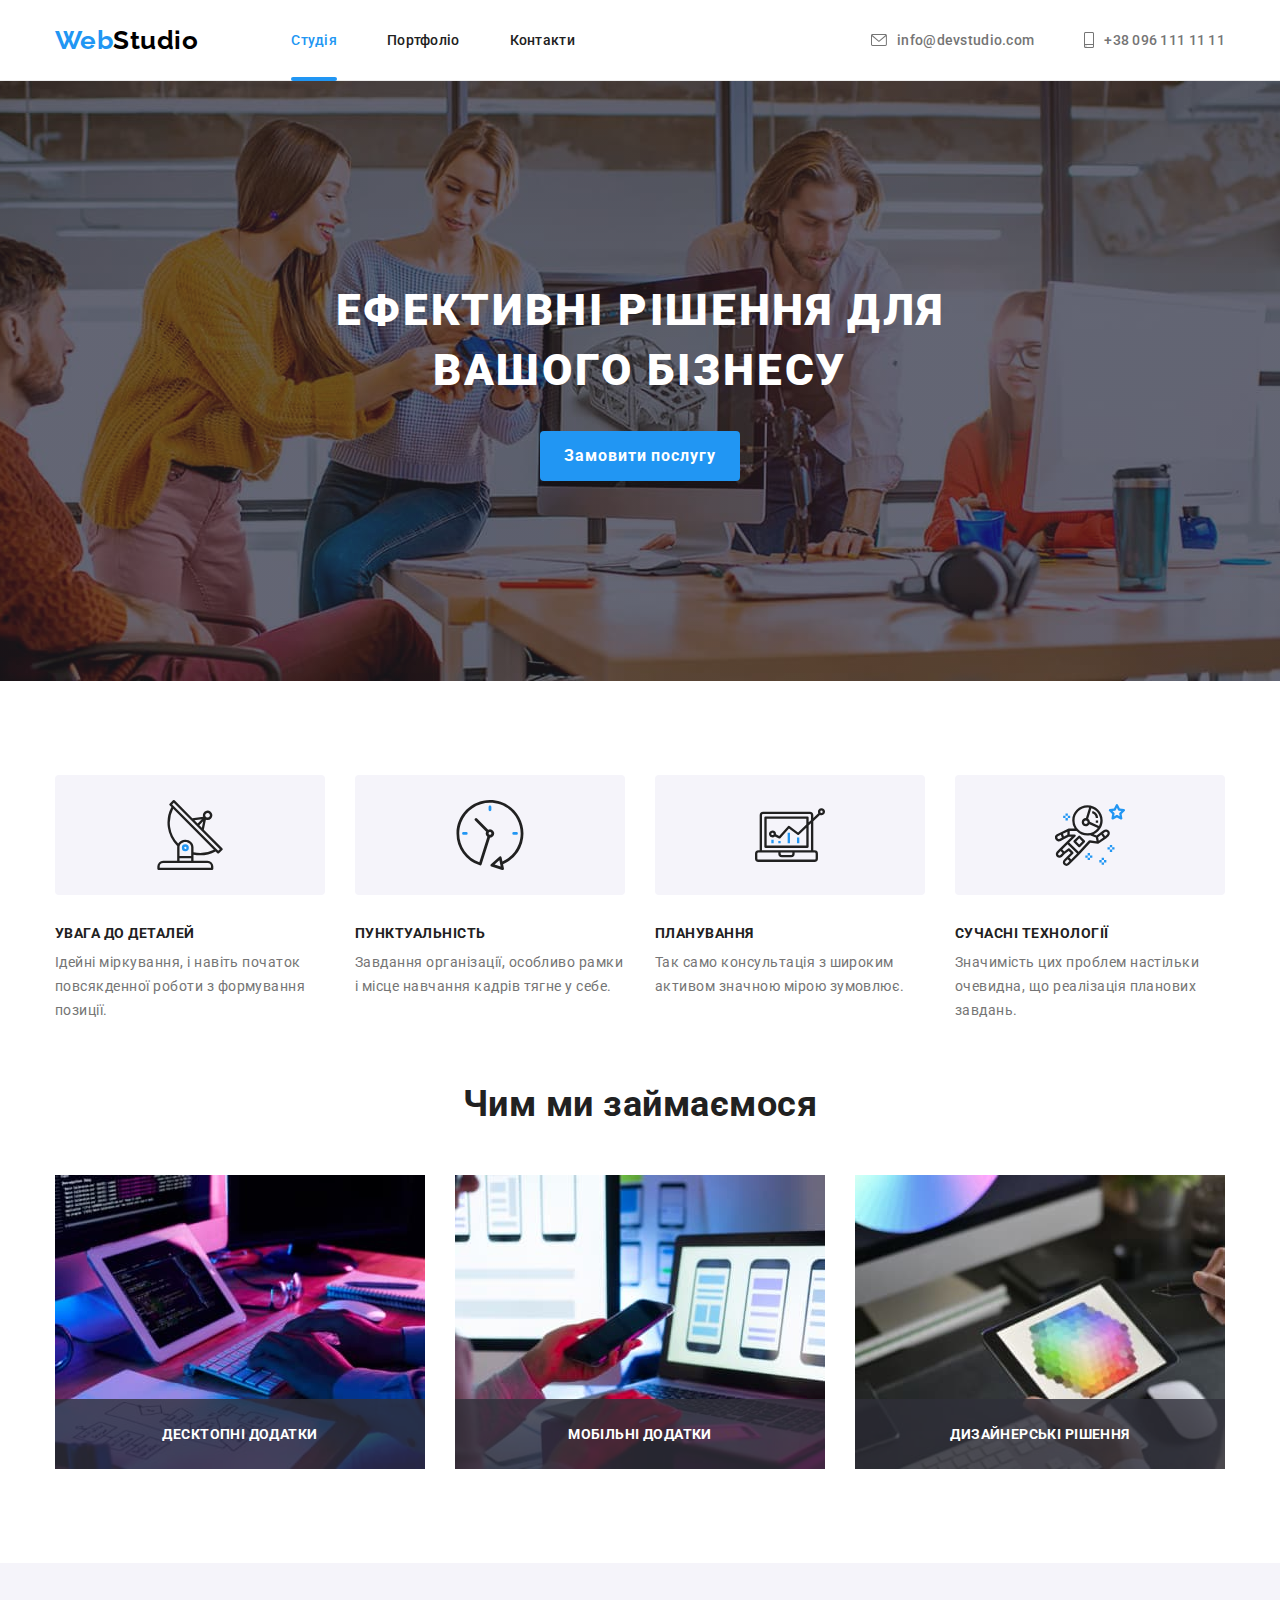
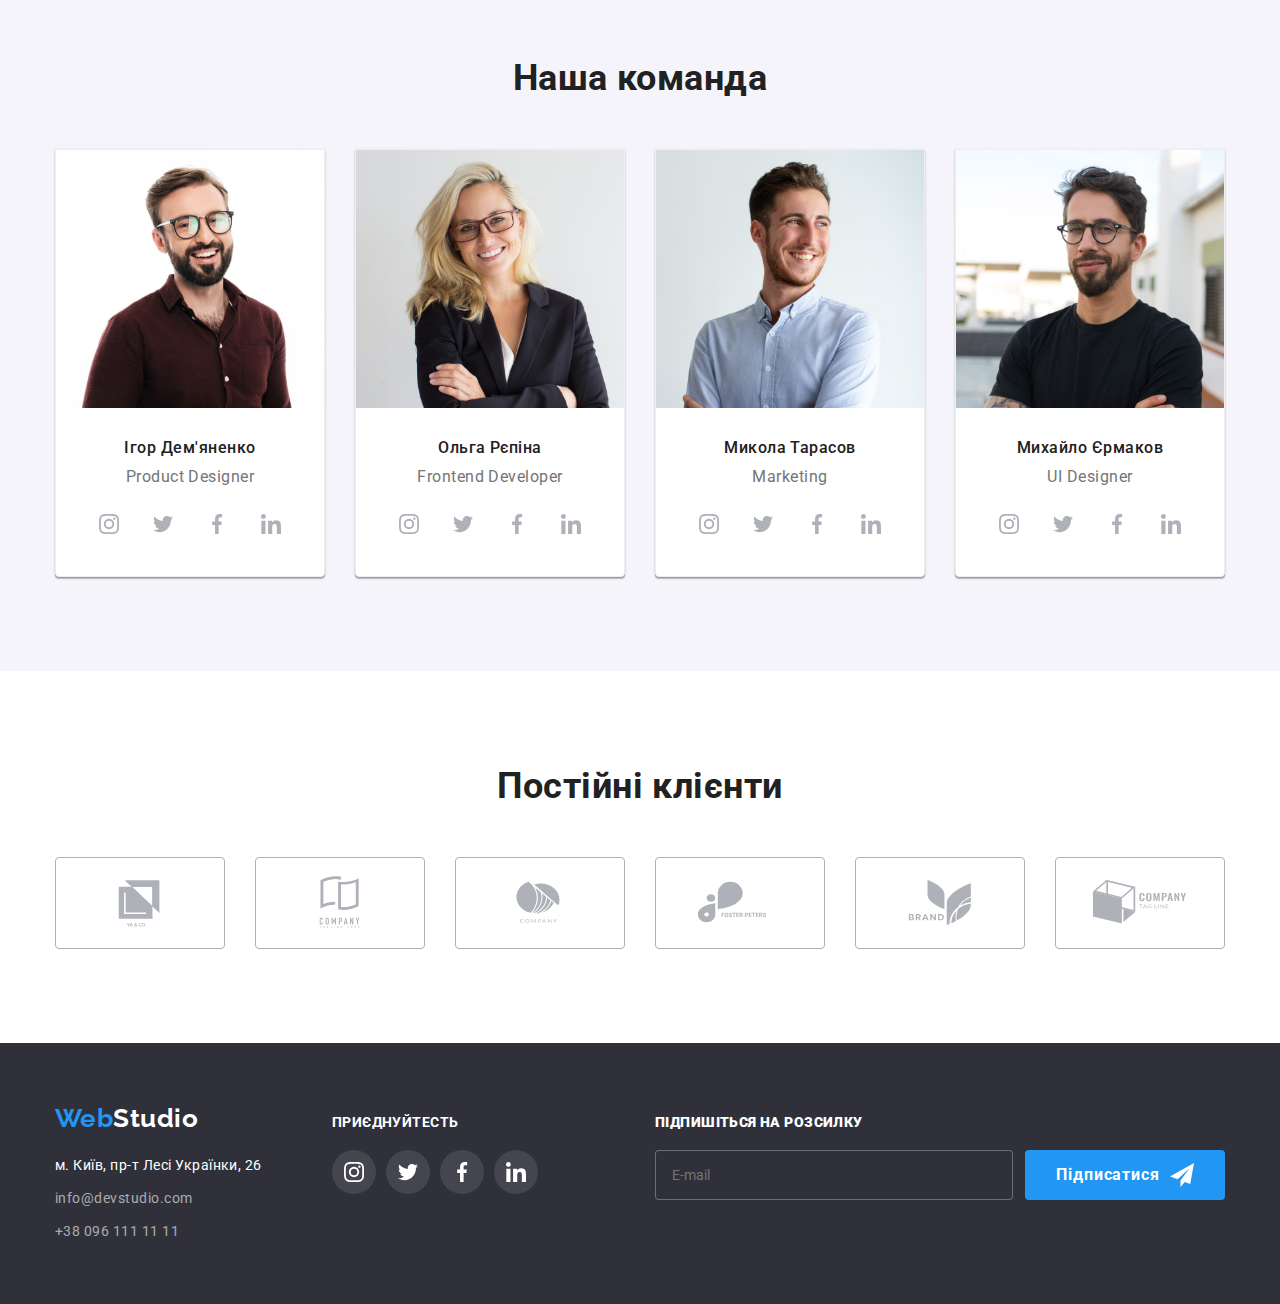
<file: index.html>
<!DOCTYPE html>
<html lang="uk">
  <head>
    <meta charset="UTF-8" />
    <meta http-equiv="X-UA-Compatible" content="IE=edge" />
    <meta name="viewport" content="width=device-width, initial-scale=1.0" />
    <title>WebStudio</title>
    <link
      href="https://fonts.googleapis.com/css2?family=Raleway:wght@700&family=Roboto:wght@400;500;700;900&display=swap"
      rel="stylesheet"
    />
    <link
      rel="stylesheet"
      href="https://cdnjs.cloudflare.com/ajax/libs/modern-normalize/1.1.0/modern-normalize.min.css"
    />
    <link rel="stylesheet" href="./css/styles.css" />
    <link rel="stylesheet" href="./css/main.min.css" />
  </head>
  <body>
    <!--Шапка-->
    
      <header class="header">
      <div class="container header__container">
        <nav class="navigation header__navigation">
          <a class="logo-header" href="#"><span class="web">Web</span>Studio</a>
          <ul class="menu list">
            <li class="menu__item">
              <a class="menu__link current" href="./index.html">Студія</a>
            </li>
            <li class="menu__item"><a class="menu__link" href="./portfolio.html">Портфоліо</a></li>
            <li class="menu__item"><a class="menu__link" href="">Контакти</a></li>
          </ul>
        </nav>
        <ul class="contacts header__contacts list">
          <li class="contacts__item">
            <a class="contacts__link" href="mailto:info@devstudio.com">
              <svg class="icon-color" width="16" height="12">
                <use href="./images/icons.svg#icon-envelope-hover"></use>
              </svg>
              info@devstudio.com
            </a>
          </li>
          <li class="contacts__item">
            <a class="contacts__link" href="tell:+380961111111">
              <svg class="icon-color" width="10" height="16">
                <use href="./images/icons.svg#icon-smartphone"></use>
              </svg>
              +38 096 111 11 11</a
            >
          </li>
          </ul>
          <button data-menu-open type="button" class="mob-menu" >
               <svg class="mob-menu-icon" width="24" height="16">
               <use href="./images/icons.svg#icon-menu_24px"></use>
              </svg>
          </button>
      </div>

      <div class="mobile-menu is-hidden" data-menu>
       <div class="mobile-menu-box">
        <button data-menu-close type="button" class=" mobile-menu-button" >
        <svg class="mobile-menu-icon" width="19" height="19">
          <use href="./images/icons.svg#icon-close-black"></use>
        </svg>
        </button>

        <ul class="menu-list list">
          <li class="menu-list__item">
            <a class="menu-list__link current-page" href="./index.html">Студія</a>
          </li>
          <li class="menu-list__item"><a class="menu-list__link" href="./portfolio.html">Портфоліо</a></li>
          <li class="menu-list__item"><a class="menu-list__link" href="">Контакти</a></li>
        </ul>
      
        <ul class="menu-contacts list">
          <li class="menu-contacts__item">
            <a class="menu-phone__link" href="tell:+380961111111">
              +38 096 111 11 11
            </a>
            </li>
          <li class="menu-contacts__item">
            <a class="menu-mail__link" href="mailto:info@devstudio.com">
              info@devstudio.com
            </a>
          </li>
          </ul>

          <ul class="menu-networks list">
            <li class="menu-networks__item">
              <a class="menu-networks__link" href="#">
                Instagram
              </a>
            </li>
            <li class="menu-networks__item">
              <a class="menu-networks__link" href="#">
                Tweeter
              </a>
            </li>
            <li class="menu-networks__item">
              <a class="menu-networks__link" href="#">
                Facebook
              </a>
            </li>
            <li class="menu-networks__item">
              <a class="menu-networks__link" href="#">
                LinkedIn
              </a>
            </li>
          </ul>
      </div>
     </div>
     
    </header>

    <!--Заказ услуги-->
    <!--Основной контент-->
    
    <main>
        <section class="hero">
        <div class="container hero__container">
          <h1 class="hero__title">ефективні рішення для вашого бізнесу</h1>
          <button data-modal-open class="hero__button" type="button">Замовити послугу</button>
          <div class="backdrop is-hidden" data-modal>
            <div class="modal">
              <button data-modal-close class="modal__button">
                <svg class="modal__button-icon" width="18" height="18">
                  <use href="./images/icons.svg#icon-close-black"></use>
                </svg>
              </button>
            
            
            

              <!--форма-->

              

              <form class="form main__form">
                <b class="main-form__title">Залиште свої дані, ми вам передзвонимо</b>
                <div class="form-field">
                  <label for="name" class="form-field__label">Ім'я</label>
                  <div class="form-field__modal-wrapper">
                    <input class="form-field__input" type="text" name="name" id="name" required />
                    <svg class="form-field__icon" width="18" height="18">
                      <use href="./images/icons.svg#icon-person-form"></use>
                    </svg>
                  </div>
                </div>
                <div class="form-field">
                  <label for="tel" class="form-field__label">Телефон</label>
                  <div class="form-field__modal-wrapper">
                    <input class="form-field__input" type="tel" name="tel" id="tel" required />
                    <svg class="form-field__icon" width="18" height="18">
                      <use href="./images/icons.svg#icon-phone-form"></use>
                    </svg>
                  </div>
                </div>
                <div class="form-field">
                  <label for="mail" class="form-field__label">Пошта</label>
                  <div class="form-field__modal-wrapper">
                    <input class="form-field__input" type="email" name="mail" id="mail" />
                    <svg class="form-field__icon" width="18" height="18">
                      <use href="./images/icons.svg#icon-email-form"></use>
                    </svg>
                  </div>
                </div>
                <div class="form-field">
                  <label for="comment" class="form-field__label">Коментар</label>
                  <textarea
                    class="form-field__comment"
                    type="text"
                    name="comment"
                    id="comment"
                    placeholder="Введіть текст"
                  ></textarea>
                </div>
                <div class="policy">
                  <input
                    type="checkbox"
                    name="policy"
                    class="policy__modal-check visually-hidden"
                    id="policy"
                  />
                  <label for="policy" class="policy__check-text">
                    <span class="policy__wrapper">
                      <svg class="check-icon" width="16" height="15">
                        <use href="./images/icons.svg#icon-Vector"></use>
                      </svg>
                    </span>
                    <span> Погоджуюся з розсилкою та приймаю
                    <a class="policy__contract-form" href=""> Умови договору</a></label
                  ></span>
                </div>
                <div class="form-button">
                  <button class="form-button__submit" type="submit">Відправити</button>
                </div>
              </form>

              
            </div>
          </div>
        </div>
      </section>
    
    

      <!--Особливості-->
      <section class="advantage desk">
        <div class="container advantage__container">
          <h2 class="title visually-hidden">Наші переваги</h2>
          <ul class="review list">
            <li class="review__item">
              <div class="review__picture">
                <svg width="70" height="70">
                  <use href="./images/icons.svg#icon-antenna-1"></use>
                </svg>
              </div>
              <h3 class="review__title">увага до деталей</h3>
              <p class="review__text">
                Ідейні міркування, і навіть початок повсякденної роботи з формування позиції.
              </p>
            </li>

            <li class="review__item">
              <div class="review__picture">
                <svg width="70" height="70">
                  <use href="./images/icons.svg#icon-clock-1"></use>
                </svg>
              </div>
              <h3 class="review__title">пунктуальність</h3>
              <p class="review__text">
                Завдання організації, особливо рамки і місце навчання кадрів тягне у себе.
              </p>
            </li>

            <li class="review__item">
              <div class="review__picture">
                <svg width="70" height="70">
                  <use href="./images/icons.svg#icon-diagram-1"></use>
                </svg>
              </div>
              <h3 class="review__title">планування</h3>
              <p class="review__text">
                Так само консультація з широким активом значною мірою зумовлює.
              </p>
            </li>

            <li class="review__item">
              <div class="review__picture">
                <svg width="70" height="70">
                  <use href="./images/icons.svg#icon-astronaut-1"></use>
                </svg>
              </div>
              <h3 class="review__title">сучасні технології</h3>
              <p class="review__text">
                Значимість цих проблем настільки очевидна, що реалізація планових завдань.
              </p>
            </li>
          </ul>
        </div>
      </section>

      <!--Хто ми-->
      
      <section class="activity section">
        <div class="container activity__container">
          <h2 class="activity__title title">Чим ми займаємося</h2>
          <ul class="kinds list">
            <div class="kinds__thumb">
              <li class="kinds__item">
                <picture>
                  <source 
                srcset="./images/box1.jpg 1x, ./images/box1-2x.jpg 2x"
                media="(min-width:1200px)"/>
                <img src="./images/box1.jpg" alt="Розробка комп'ютерних програм" width="370" />
              </picture>
                <p class="kinds__text">десктопні додатки</p>
              </li>
            </div>
            <div class="kinds__thumb">
              <li class="kinds__item">
                <picture>
                  <source 
                srcset="./images/box2.jpg 1x, ./images/box2-2x.jpg 2x"
                media="(min-width:1200px)"/>
                <img src="./images/box2.jpg" alt="Розробка мобільних додатків" width="370" />
              </picture>
                <p class="kinds__text">мобільні додатки</p>
              </li>
            </div>
            <div class="kinds__thumb">
              <li class="kinds__item">
                <picture>
                 <source 
                  srcset="./images/box3.jpg 1x, ./images/box3-2x.jpg 2x"
                  media="(min-width:1200px)"/>
                <img src="./images/box3.jpg" alt="Розробка ігор" width="370" />
              </picture>
                <p class="kinds__text">дизайнерські рішення</p>
              </li>
            </div>
          </ul>
        </div>
      </section>
    

      <!--Команда-->
      
      <section class="team section">
        <div class="container team__container">
          <h2 class="team__title title">Наша команда</h2>
          <ul class="team-list list">
            <li class="team-list__item">
              <picture>
                <source 
                srcset="./images/staff1.jpg 1x, ./images/staff1-2x.jpg 2x"
                media="(min-width:1200px)"/>
                <source 
                srcset="./images/staff1-tab-1x.jpg 1x, ./images/staff1-tab-2x.jpg 2x"
                media="(min-width:768px)"/>
                <source 
                srcset="./images/staff1-mobile-1x.jpg 1x, ./images/staff1-mobile-2x.jpg 2x"
                media="(min-width:480px)"/>
              <img src="./images/staff1.jpg" alt="фото співробітника 1" width="270" />
            </picture>
              <div class="team-list__card">
                <h3 class="team-list__name">Ігор Дем'яненко</h3>
                <p class="team-list__text" lang="en">Product Designer</p>
                <ul class="networks list">
                  <li class="networks__item">
                    <a class="networks__link" href="#">
                      <svg class="networks__icon" width="20" height="20">
                        <use href="./images/icons.svg#icon-instagram-2"></use>
                      </svg>
                    </a>
                  </li>
                  <li class="networks__item">
                    <a class="networks__link" href="#">
                      <svg class="networks__icon" width="20" height="20">
                        <use href="./images/icons.svg#icon-twitter-1"></use>
                      </svg>
                    </a>
                  </li>
                  <li class="networks__item">
                    <a class="networks__link" href="#">
                      <svg class="networks__icon" width="20" height="20">
                        <use href="./images/icons.svg#icon-facebook-1"></use>
                      </svg>
                    </a>
                  </li>
                  <li class="networks__item">
                    <a class="networks__link" href="#">
                      <svg class="networks__icon" width="20" height="20">
                        <use href="./images/icons.svg#icon-linkedin-1"></use>
                      </svg>
                    </a>
                  </li>
                </ul>
              </div>
            </li>
            <li class="team-list__item">
              <picture>
                <source 
                srcset="./images/staff2.jpg 1x, ./images/staff2-2x.jpg 2x"
                media="(min-width:1200px)"/>
                <source 
                srcset="./images/staff2-tab-1x.jpg 1x, ./images/staff2-tab-2x.jpg 2x"
                media="(min-width:768px)"/>
                <source 
                srcset="./images/staff2-mobile-1x.jpg 1x, ./images/staff2-mobile-2x.jpg 2x"
                media="(min-width:480px)"/>
                <img src="./images/staff2.jpg" alt="фото співробітника 2" width="270" />
            </picture>
              <div class="team-list__card">
                <h3 class="team-list__name">Ольга Рєпіна</h3>
                <p class="team-list__text" lang="en">Frontend Developer</p>
                <ul class="networks list">
                  <li class="networks__item">
                    <a class="networks__link" href="#">
                      <svg class="networks__icon" width="20" height="20">
                        <use href="./images/icons.svg#icon-instagram-2"></use>
                      </svg>
                    </a>
                  </li>
                  <li class="networks__item">
                    <a class="networks__link" href="#">
                      <svg class="networks__icon" width="20" height="20">
                        <use href="./images/icons.svg#icon-twitter-1"></use>
                      </svg>
                    </a>
                  </li>
                  <li class="networks__item">
                    <a class="networks__link" href="#">
                      <svg class="networks__icon" width="20" height="20">
                        <use href="./images/icons.svg#icon-facebook-1"></use>
                      </svg>
                    </a>
                  </li>
                  <li class="networks__item">
                    <a class="networks__link" href="#">
                      <svg class="networks__icon" width="20" height="20">
                        <use href="./images/icons.svg#icon-linkedin-1"></use>
                      </svg>
                    </a>
                  </li>
                </ul>
              </div>
            </li>
            <li class="team-list__item">
              <picture>
                <source 
                srcset="./images/staff3.jpg 1x, ./images/staff3-2x.jpg 2x"
                media="(min-width:1200px)"/>
                <source 
                srcset="./images/staff3-tab-1x.jpg 1x, ./images/staff3-tab-2x.jpg 2x"
                media="(min-width:768px)"/>
                <source 
                srcset="./images/staff3-mobile-1x.jpg 1x, ./images/staff3-mobile-2x.jpg 2x"
                media="(min-width:480px)"/>
              <img src="./images/staff3.jpg" alt="фото співробітника 3" width="270" />
            </picture>
              <div class="team-list__card">
                <h3 class="team-list__name">Микола Тарасов</h3>
                <p class="team-list__text" lang="en">Marketing</p>
                <ul class="networks list">
                  <li class="networks__item">
                    <a class="networks__link" href="#">
                      <svg class="networks__icon" width="20" height="20">
                        <use href="./images/icons.svg#icon-instagram-2"></use>
                      </svg>
                    </a>
                  </li>
                  <li class="networks__item">
                    <a class="networks__link" href="#">
                      <svg class="networks__icon" width="20" height="20">
                        <use href="./images/icons.svg#icon-twitter-1"></use>
                      </svg>
                    </a>
                  </li>
                  <li class="networks__item">
                    <a class="networks__link" href="#">
                      <svg class="networks__icon" width="20" height="20">
                        <use href="./images/icons.svg#icon-facebook-1"></use>
                      </svg>
                    </a>
                  </li>
                  <li class="networks__item">
                    <a class="networks__link" href="#">
                      <svg class="networks__icon" width="20" height="20">
                        <use href="./images/icons.svg#icon-linkedin-1"></use>
                      </svg>
                    </a>
                  </li>
                </ul>
              </div>
            </li>
            <li class="team-list__item">
              <picture>
                <source 
                srcset="./images/staff4.jpg 1x, ./images/staff4-2x.jpg 2x"
                media="(min-width:1200px)"/>
                <source 
                srcset="./images/staff4-tab-1x.jpg 1x, ./images/staff4-tab-2x.jpg 2x"
                media="(min-width:768px)"/>
                <source 
                srcset="./images/staff4-mobile-1x.jpg 1x, ./images/staff4-mobile-2x.jpg 2x"
                media="(min-width:480px)"/>
              <img src="./images/staff4.jpg" alt="фото співробітника 4" width="270" />
            </picture>
              <div class="team-list__card">
                <h3 class="team-list__name">Михайло Єрмаков</h3>
                <p class="team-list__text" lang="en">UI Designer</p>
                <ul class="networks list">
                  <li class="networks__item">
                    <a class="networks__link" href="#">
                      <svg class="networks__icon" width="20" height="20">
                        <use href="./images/icons.svg#icon-instagram-2"></use>
                      </svg>
                    </a>
                  </li>
                  <li class="networks__item">
                    <a class="networks__link" href="#">
                      <svg class="networks__icon" width="20" height="20">
                        <use href="./images/icons.svg#icon-twitter-1"></use>
                      </svg>
                    </a>
                  </li>
                  <li class="networks__item">
                    <a class="networks__link" href="#">
                      <svg class="networks__icon" width="20" height="20">
                        <use href="./images/icons.svg#icon-facebook-1"></use>
                      </svg>
                    </a>
                  </li>
                  <li class="networks__item">
                    <a class="networks__link" href="#">
                      <svg class="networks__icon" width="20" height="20">
                        <use href="./images/icons.svg#icon-linkedin-1"></use>
                      </svg>
                    </a>
                  </li>
                </ul>
              </div>
            </li>
          </ul>
        </div>
      </section>
    

      <!--Клієнти-->

      

      <section class="clients section">
        <div class="container clients__container">
          <h2 class="clients-title title">Постійні клієнти</h2>
          <ul class="clients-list list">
            <li class="clients-list__logo">
              <a class="clients-list__link" href="#">
                <svg class="clients-link__icon" width="106" height="60">
                  <use href="./images/icons.svg#icon-Logo"></use>
                </svg>
              </a>
            </li>
            <li class="clients-list__logo">
              <a class="clients-list__link" href="#">
                <svg class="clients-link__icon" width="106" height="60">
                  <use href="./images/icons.svg#icon-Logo-1"></use>
                </svg>
              </a>
            </li>
            <li class="clients-list__logo">
              <a class="clients-list__link" href="#">
                <svg class="clients-link__icon" width="106" height="60">
                  <use href="./images/icons.svg#icon-Logo-2"></use>
                </svg>
              </a>
            </li>
            <li class="clients-list__logo">
              <a class="clients-list__link" href="#">
                <svg class="clients-link__icon" width="106" height="60">
                  <use href="./images/icons.svg#icon-Logo-3"></use>
                </svg>
              </a>
            </li>
            <li class="clients-list__logo">
              <a class="clients-list__link" href="#">
                <svg class="clients-link__icon" width="106" height="60">
                  <use href="./images/icons.svg#icon-Logo-4"></use>
                </svg>
              </a>
            </li>
            <li class="clients-list__logo">
              <a class="clients-list__link" href="#">
                <svg class="clients-link__icon" width="106" height="60">
                  <use href="./images/icons.svg#icon-Logo-5"></use>
                </svg>
              </a>
            </li>
          </ul>
        </div>
      </section>
      
    </main>
    
    <footer class="footer">
      <div class="container main-footer__container">
        <div class="footer-div">
          <a class="footer-div__logo-footer" href=""><span class="web">Web</span>Studio</a>
          <address class="footer-div__address">м. Київ, пр-т Лесі Українки, 26</address>
          <ul class="footer-contacts list">
            <li class="footer-contacts__item">
              <a class="footer-contacts__link" href="mailto:info@devstudio.com"
                >info@devstudio.com</a
              >
            </li>
            <li class="footer-contacts__item">
              <a class="footer-contacts__link" href="tell:+380961111111">+38 096 111 11 11</a>
            </li>
          </ul>
        </div>
        <div class="join">
          <span class="join-us">приєднуйтесть</span>
          <ul class="company-networks list">
            <li class="company-networks__item">
              <a class="company-networks__link" href="#">
                <svg class="networks-icon" width="20" height="20">
                  <use href="./images/icons.svg#icon-instagram-2"></use>
                </svg>
              </a>
            </li>
            <li class="company-networks__item">
              <a class="company-networks__link" href="#">
                <svg class="networks-icon" width="20" height="20">
                  <use href="./images/icons.svg#icon-twitter-1"></use>
                </svg>
              </a>
            </li>
            <li class="company-networks__item">
              <a class="company-networks__link" href="#">
                <svg class="networks-icon" width="20" height="20">
                  <use href="./images/icons.svg#icon-facebook-1"></use>
                </svg>
              </a>
            </li>
            <li class="company-networks__item">
              <a class="company-networks__link" href="#">
                <svg class="networks-icon" width="20" height="20">
                  <use href="./images/icons.svg#icon-linkedin-1"></use>
                </svg>
              </a>
            </li>
          </ul>
        </div>

      

        <!--підписка-->
        
        <div class="form-footer">
          <form class="form-footer__title">
            <b>підпишіться на розсилку</b>
            <div class="form-footer__wrapper">
              <div class="form-footer__field">
                <label for="mail" class="form-footer__label"></label>
                <input
                  class="form-footer__input"
                  type="email"
                  name="mail"
                  id="mail"
                  placeholder="E-mail"
                />
              </div>
              <div class="form-case">
                <button class="form-case__submit" type="submit">
                  Підписатися
                  <svg class="form-case__icon" width="24" height="24">
                    <use href="./images/icons.svg#icon-send-footer"></use>
                  </svg>
                </button>
              </div>
            </div>
          </form>
        </div>
      
        <!--підписка-->
      </div>
    </footer>
    <script src="./js/modal.js"></script>
    <script src="./js/menu.js"></script>
  </body>
</html>
</file>
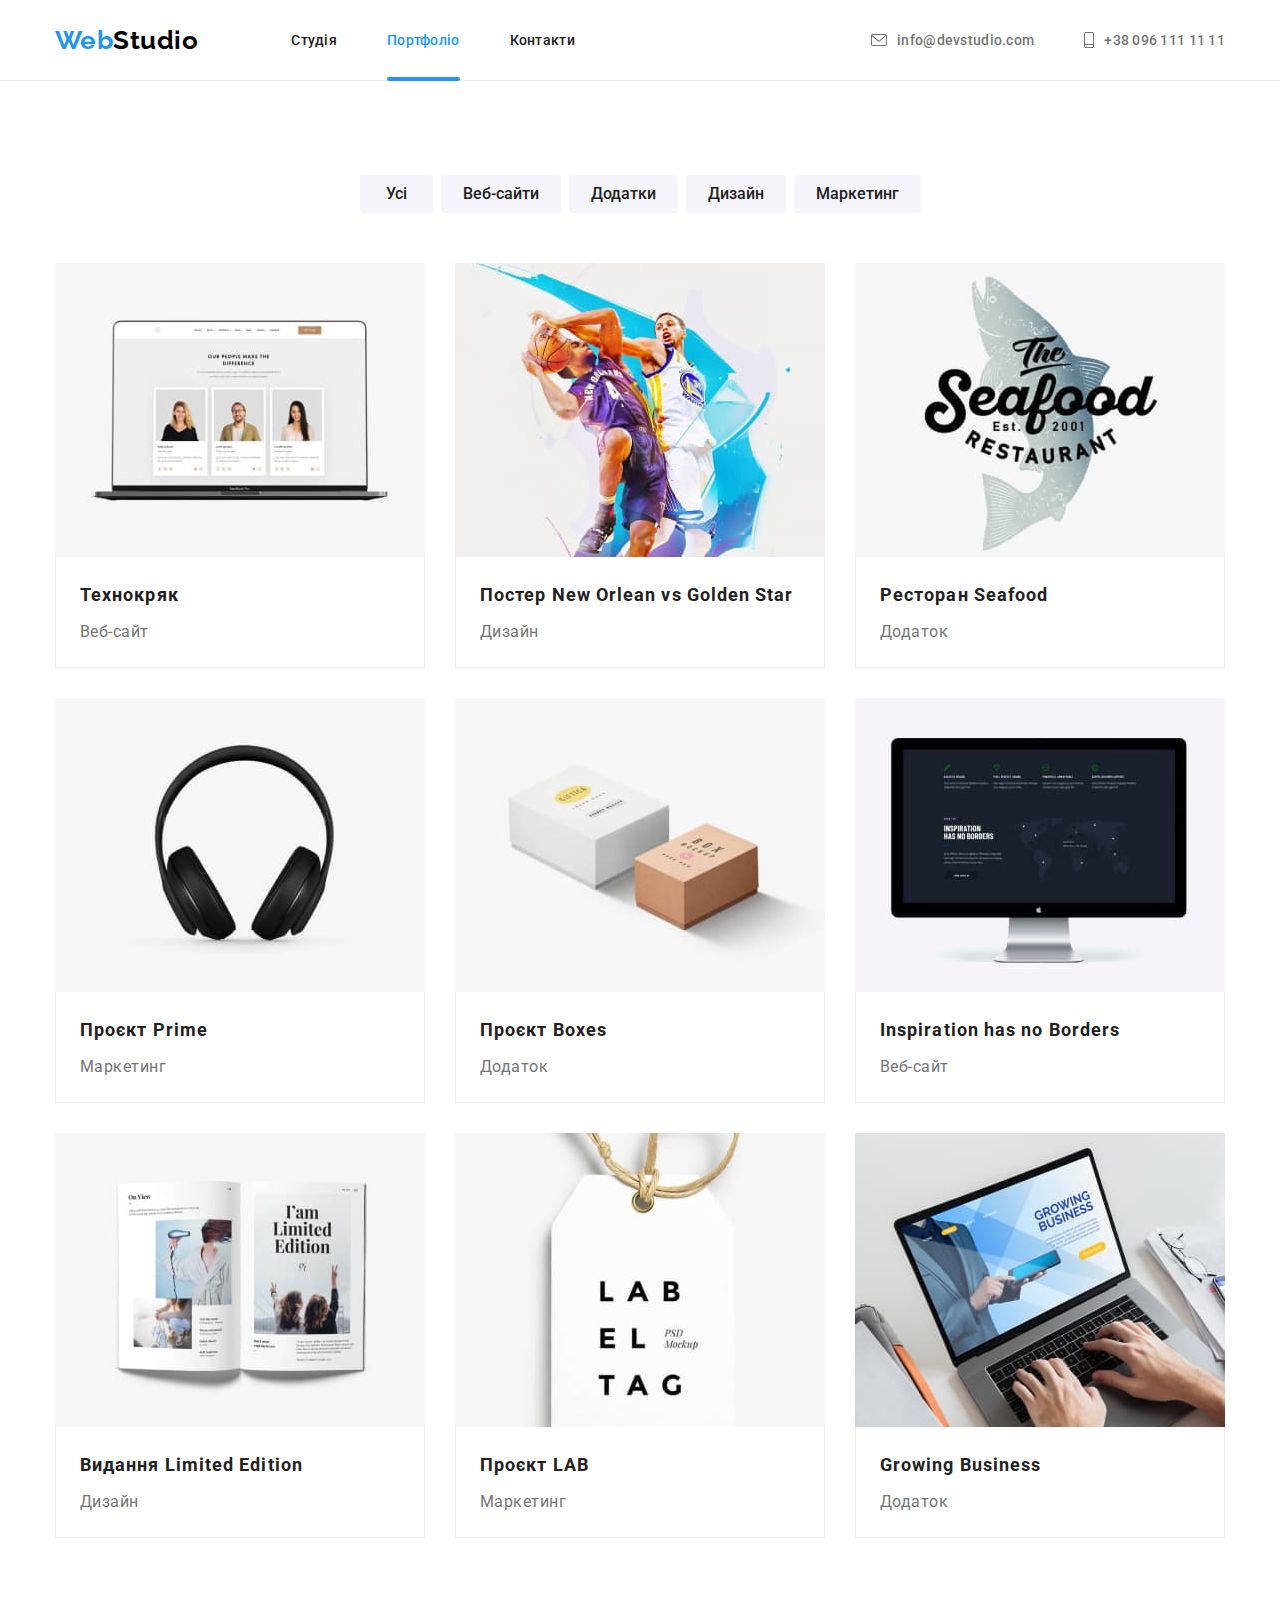
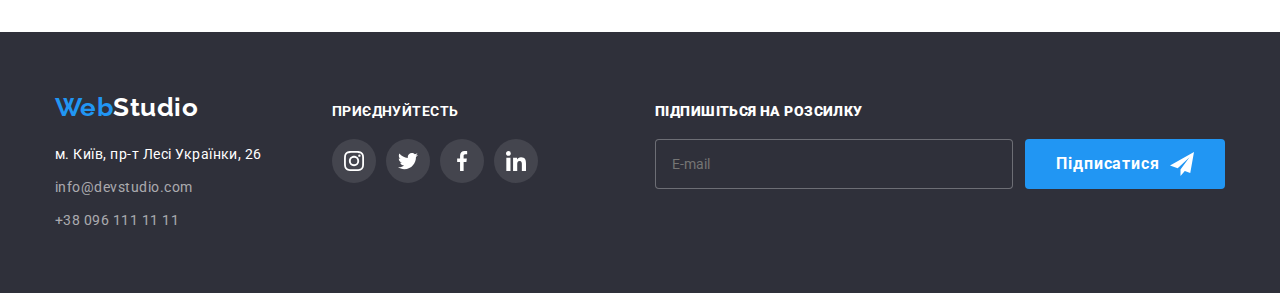
<file: portfolio.html>
<!DOCTYPE html>
<html lang="uk">
  <head>
    <meta charset="UTF-8" />
    <meta http-equiv="X-UA-Compatible" content="IE=edge" />
    <meta name="viewport" content="width=device-width, initial-scale=1.0" />
    <title>WebStudio</title>
    <link
      href="https://fonts.googleapis.com/css2?family=Raleway:wght@700&family=Roboto:wght@400;500;700;900&display=swap"
      rel="stylesheet"
    />
    <link
      rel="stylesheet"
      href="https://cdnjs.cloudflare.com/ajax/libs/modern-normalize/1.1.0/modern-normalize.min.css"
    />
    <link rel="stylesheet" href="./css/styles.css" />
    <link rel="stylesheet" href="./css/main.min.css" />
  </head>
  <body>
    <!--Шапка-->
    <header class="header">
      <div class="container header__container">
        <nav class="navigation header__navigation">
          <a class="logo-header" href="#"><span class="web">Web</span>Studio</a>
          <ul class="menu list">
            <li class="menu__item"><a class="menu__link" href="./index.html">Студія</a></li>
            <li class="menu__item">
              <a class="menu__link current" href="./portfolio.html">Портфоліо</a>
            </li>
            <li class="menu__item"><a class="menu__link" href="">Контакти</a></li>
          </ul>
        </nav>
        <ul class="contacts header__contacts list">
          <li class="contacts__item">
            <a class="contacts__link" href="mailto:info@devstudio.com">
              <svg class="icon-color" width="16" height="12">
                <use href="./images/icons.svg#icon-envelope-hover"></use>
              </svg>
              info@devstudio.com
            </a>
          </li>
          <li class="contacts__item">
            <a class="contacts__link" href="tell:+380961111111">
              <svg class="icon-color" width="10" height="16">
                <use href="./images/icons.svg#icon-smartphone"></use>
              </svg>
              +38 096 111 11 11</a
            >
          </li>
        </ul>
        <button data-menu-open type="button" class="mob-menu" >
          <svg class="mob-menu-icon" width="24" height="16">
          <use href="./images/icons.svg#icon-menu_24px"></use>
         </svg>
        </button>
      </div>

      <div class="mobile-menu is-hidden" data-menu>
        <div class="mobile-menu-box">
         <button data-menu-close type="button" class=" mobile-menu-button" >
         <svg class="mobile-menu-icon" width="40" height="40">
           <use href="./images/icons.svg#icon-close-black"></use>
         </svg>
         </button>
 
         <ul class="menu-list list">
           <li class="menu-list__item">
             <a class="menu-list__link" href="./index.html">Студія</a>
           </li>
           <li class="menu-list__item"><a class="menu-list__link current-page" href="./portfolio.html">Портфоліо</a></li>
           <li class="menu-list__item"><a class="menu-list__link" href="">Контакти</a></li>
         </ul>
       
         <ul class="menu-contacts list">
           <li class="menu-contacts__item">
             <a class="menu-phone__link" href="tell:+380961111111">
               +38 096 111 11 11
             </a>
             </li>
           <li class="menu-contacts__item">
             <a class="menu-mail__link" href="mailto:info@devstudio.com">
               info@devstudio.com
             </a>
           </li>
           </ul>
 
           <ul class="menu-networks list">
             <li class="menu-networks__item">
               <a class="menu-networks__link" href="#">
                 Instagram
               </a>
             </li>
             <li class="menu-networks__item">
               <a class="menu-networks__link" href="#">
                 Tweeter
               </a>
             </li>
             <li class="menu-networks__item">
               <a class="menu-networks__link" href="#">
                 Facebook
               </a>
             </li>
             <li class="menu-networks__item">
               <a class="menu-networks__link" href="#">
                 LinkedIn
               </a>
             </li>
           </ul>
           
        </div>
      </div>
        
      
    </header>

    <!--Основний контент-->

    <main>
      <section class="portfolio section">
        <div class="container portfolio-container">
          <h1 class="portfolio__title visually-hidden">Портфоліо</h1>
          <ul class="buttons list">
            <li><button class="buttons__item" type="button" class="main">Усі</button></li>
            <li><button class="buttons__item" type="button">Веб-сайти</button></li>
            <li><button class="buttons__item" type="button">Додатки</button></li>
            <li><button class="buttons__item" type="button">Дизайн</button></li>
            <li><button class="buttons__item" type="button">Маркетинг</button></li>
          </ul>
          <ul class="examples list">
            <li class="examples__card">
              <a class="examples__link" href="#">
                <div class="examples__overlay">
                  <img src="./images/onlinestore.jpg" alt="відкритий ноутбук" width="370" />
                  <p class="examples__description">
                    Ресурс пропонує комплексні пропозиції з різним рівнем функціоналу та сервісів.
                    Все це дозволить відвідувачу отримати вичерпні відомості про компанію чи
                    приватну особу.
                  </p>
                </div>
                <div class="box">
                  <h2 class="box__project-title">Технокряк</h2>
                  <p class="box__text">Веб-сайт</p>
                </div>
              </a>
            </li>
            <li class="examples__card">
              <a class="examples__link" href="#">
                <div class="examples__overlay">
                  <img src="./images/basketball.jpg" alt="баскетболісти" width="370" />
                  <p class="examples__description">
                    Ресурс пропонує комплексні пропозиції з різним рівнем функціоналу та сервісів.
                    Все це дозволить відвідувачу отримати вичерпні відомості про компанію чи
                    приватну особу.
                  </p>
                </div>
                <div class="box">
                  <h2 class="box__project-title">Постер New Orlean vs Golden Star</h2>
                  <p class="box__text">Дизайн</p>
                </div>
              </a>
            </li>
            <li class="examples__card">
              <a class="examples__link" href="#">
                <div class="examples__overlay">
                  <img src="./images/seafood.jpg" alt="вивіска ресторану" width="370" />
                  <p class="examples__description">
                    Ресурс пропонує комплексні пропозиції з різним рівнем функціоналу та сервісів.
                    Все це дозволить відвідувачу отримати вичерпні відомості про компанію чи
                    приватну особу.
                  </p>
                </div>
                <div class="box">
                  <h2 class="box__project-title">Ресторан Seafood</h2>
                  <p class="box__text">Додаток</p>
                </div>
              </a>
            </li>
            <li class="examples__card">
              <a class="examples__link" href="#">
                <div class="examples__overlay">
                  <img src="./images/headphone.jpg" alt="навушники" width="370" />
                  <p class="examples__description">
                    Ресурс пропонує комплексні пропозиції з різним рівнем функціоналу та сервісів.
                    Все це дозволить відвідувачу отримати вичерпні відомості про компанію чи
                    приватну особу.
                  </p>
                </div>
                <div class="box">
                  <h2 class="box__project-title">Проєкт Prime</h2>
                  <p class="box__text">Маркетинг</p>
                </div>
              </a>
            </li>
            <li class="examples__card">
              <a class="examples__link" href="#">
                <div class="examples__overlay">
                  <img src="./images/boxes.jpg" alt="коробки" width="370" />
                  <p class="examples__description">
                    Ресурс пропонує комплексні пропозиції з різним рівнем функціоналу та сервісів.
                    Все це дозволить відвідувачу отримати вичерпні відомості про компанію чи
                    приватну особу.
                  </p>
                </div>
                <div class="box">
                  <h2 class="box__project-title">Проєкт Boxes</h2>
                  <p class="box__text">Додаток</p>
                </div>
              </a>
            </li>
            <li class="examples__card">
              <a class="examples__link" href="#">
                <div class="examples__overlay">
                  <img src="./images/monitor.jpg" alt="монітор компьютера" width="370" />
                  <p class="examples__description">
                    Ресурс пропонує комплексні пропозиції з різним рівнем функціоналу та сервісів.
                    Все це дозволить відвідувачу отримати вичерпні відомості про компанію чи
                    приватну особу.
                  </p>
                </div>
                <div class="box">
                  <h2 class="box__project-title">Inspiration has no Borders</h2>
                  <p class="box__text">Веб-сайт</p>
                </div>
              </a>
            </li>
            <li class="examples__card">
              <a class="examples__link" href="#">
                <div class="examples__overlay">
                  <img src="./images/jornal.jpg" alt="журнал" width="370" />
                  <p class="examples__description">
                    Ресурс пропонує комплексні пропозиції з різним рівнем функціоналу та сервісів.
                    Все це дозволить відвідувачу отримати вичерпні відомості про компанію чи
                    приватну особу.
                  </p>
                </div>
                <div class="box">
                  <h2 class="box__project-title">Видання Limited Edition</h2>
                  <p class="box__text">Дизайн</p>
                </div>
              </a>
            </li>
            <li class="examples__card">
              <a class="examples__link" href="#">
                <div class="examples__overlay">
                  <img src="./images/lab.jpg" alt="емблема проекта" width="370" />
                  <p class="examples__description">
                    Ресурс пропонує комплексні пропозиції з різним рівнем функціоналу та сервісів.
                    Все це дозволить відвідувачу отримати вичерпні відомості про компанію чи
                    приватну особу.
                  </p>
                </div>
                <div class="box">
                  <h2 class="box__project-title">Проєкт LAB</h2>
                  <p class="box__text">Маркетинг</p>
                </div>
              </a>
            </li>
            <li class="examples__card">
              <a class="examples__link" href="#">
                <div class="examples__overlay">
                  <img src="./images/laptop.jpg" alt="відкритий ноутбук" width="370" />
                  <p class="examples__description">
                    Ресурс пропонує комплексні пропозиції з різним рівнем функціоналу та сервісів.
                    Все це дозволить відвідувачу отримати вичерпні відомості про компанію чи
                    приватну особу.
                  </p>
                </div>
                <div class="box">
                  <h2 class="box__project-title">Growing Business</h2>
                  <p class="box__text">Додаток</p>
                </div>
              </a>
            </li>
          </ul>
        </div>
      </section>
    </main>
  
    <footer class="footer">
      <div class="container main-footer__container">
        <div class="footer-div">
          <a class="footer-div__logo-footer" href=""><span class="web">Web</span>Studio</a>
          <address class="footer-div__address">м. Київ, пр-т Лесі Українки, 26</address>
          <ul class="footer-contacts list">
            <li class="footer-contacts__item">
              <a class="footer-contacts__link" href="mailto:info@devstudio.com"
                >info@devstudio.com</a
              >
            </li>
            <li class="footer-contacts__item">
              <a class="footer-contacts__link" href="tell:+380961111111">+38 096 111 11 11</a>
            </li>
          </ul>
        </div>
        <div class="join">
          <span class="join-us">приєднуйтесть</span>
          <ul class="company-networks list">
            <li class="company-networks__item">
              <a class="company-networks__link" href="#">
                <svg class="networks-icon" width="20" height="20">
                  <use href="./images/icons.svg#icon-instagram-2"></use>
                </svg>
              </a>
            </li>
            <li class="company-networks__item">
              <a class="company-networks__link" href="#">
                <svg class="networks-icon" width="20" height="20">
                  <use href="./images/icons.svg#icon-twitter-1"></use>
                </svg>
              </a>
            </li>
            <li class="company-networks__item">
              <a class="company-networks__link" href="#">
                <svg class="networks-icon" width="20" height="20">
                  <use href="./images/icons.svg#icon-facebook-1"></use>
                </svg>
              </a>
            </li>
            <li class="company-networks__item">
              <a class="company-networks__link" href="#">
                <svg class="networks-icon" width="20" height="20">
                  <use href="./images/icons.svg#icon-linkedin-1"></use>
                </svg>
              </a>
            </li>
          </ul>
        </div>
      
        <!--підписка-->
        
        <div class="form-footer">
          <form class="form-footer__title">
            <b>підпишіться на розсилку</b>
            <div class="form-footer__wrapper">
              <div class="form-footer__field">
                <label for="mail" class="form-footer__label"></label>
                <input
                  class="form-footer__input"
                  type="email"
                  name="mail"
                  id="mail"
                  placeholder="E-mail"
                />
              </div>
              <div class="form-case">
                <button class="form-case__submit" type="submit">
                  Підписатися
                  <svg class="form-case__icon" width="24" height="24">
                    <use href="./images/icons.svg#icon-send-footer"></use>
                  </svg>
                </button>
              </div>
            </div>
          </form>
        </div> 
        <!--підписка-->
      </div>
    </footer>
    <script src="./js/menu.js"></script>

  </body>
</html>
</file>
<file: css/styles.css>
/*body {
  font-family: 'Roboto', sans-serif;
  color: #212121;
  letter-spacing: 0.03em;
}

:root {
  --main-background-color: #2f303a;
  --main-text-color: #757575;
  --accent-color: #2196f3;
}*/

/*.visually-hidden {
  position: absolute;
  width: 1px;
  height: 1px;
  margin: -1px;
  border: 0;
  padding: 0;
  white-space: nowrap;
  clip-path: inset(100%);
  clip: rect(0 0 0 0);
  overflow: hidden;
}*/

/*h1,
h2,
h3,
h4,
h5,
h6,
p {
  margin: 0;
}

.list {
  list-style: none;
  margin: 0;
  padding: 0;
}*/

/*button {
  cursor: pointer;
}

/*.container {
  margin: 0 auto;
  width: 1200px;
  padding-left: 15px;
  padding-right: 15px;
  }

.section {
  padding-top: 94px;
  padding-bottom: 94px;
}*/

/*img {
  display: block;
  max-width: 100%;
}

.hero {
  padding-top: 200px;
  padding-bottom: 200px;
}

.desk {
  padding-top: 94px;
  padding-bottom: 0;
}*/

/*header*/

/*.main-header {
  display: flex;
  align-items: center;
}

.header {
  background-color: #ffff;
}

.header {
  border-bottom: 1px solid #ececec;
}
.web {
  color: var(--accent-color);
}

.logo-header {
  
  font-family: 'Raleway';
  color: #000000;
  font-weight: 700;
  font-size: 26px;
  line-height: 1.1923;
  text-decoration: none;
}

.main-nav {
  display: flex;
  align-items: center;
}

.nav {
  display: flex;
  margin-left: 93px;
  gap: 50px;
}

.nav a {
  position: relative;
  display: block;
  padding-top: 32px;
  padding-bottom: 32px;

  color: #212121;
  font-weight: 500;
  font-size: 14px;
  line-height: 1.1428;
  text-decoration: none;
  letter-spacing: 0.02em;

  transition-property: color;
  transition-duration: 250ms;
  transition-timing-function: cubic-bezier(0.4, 0, 0.2, 1);
}

.nav .current::before {
  content: '';
  position: absolute;
  width: 100%;
  height: 4px;
  bottom: 0;
  left: 0;
  transform: translateY(1px);

  background: #2196f3;
  border-radius: 2px;
}

.nav .current {
  color: var(--accent-color);
}

.nav a:hover,
.nav a:focus {
  color: var(--accent-color);
}

.contacts {
  display: flex;
  margin-left: auto;
  gap: 50px;
}

.icon-color {
  margin-right: 10px;
  fill: var(--main-text-color);

  transition-property: fill;
  transition-duration: 250ms;
  transition-timing-function: cubic-bezier(0.4, 0, 0.2, 1);
}

.contacts a {
  display: flex;
  color: #757575;
  font-weight: 500;
  font-size: 14px;
  line-height: 1.1428;
  text-decoration: none;
  letter-spacing: 0.02em;
  align-items: center;

  transition-property: color;
  transition-duration: 250ms;
  transition-timing-function: cubic-bezier(0.4, 0, 0.2, 1);
}

.contacts a:hover,
.contacts a:focus {
  color: var(--accent-color);
}

.contacts a:hover .icon-color,
.contacts a:focus .icon-color {
  fill: var(--accent-color);
}*/

/*hero*/

/*.hero {
  background-color: var(--main-background-color);
  color: #ffff;
  text-align: center;
}

.hero {
  max-width: 1600px;
  height: 600px;
  margin-left: auto;
  margin-right: auto;
  background-image: linear-gradient(rgba(47, 48, 58, 0.4), rgba(47, 48, 58, 0.4)),
    url(../images/hero.jpg);
  background-repeat: no-repeat;
  background-size: cover;
  background-position: center;
}

.hero-title {
  width: 696px;
  margin-right: auto;
  margin-left: auto;
  font-weight: 900;
  font-size: 44px;
  line-height: 1.3636;
  letter-spacing: 0.06em;
  text-transform: uppercase;
}

.btn {
  display: inline-block;
  background: var(--accent-color);
  color: #ffff;
  font-family: 'Roboto';
  font-weight: 700;
  font-size: 16px;
  line-height: 1.875;
  letter-spacing: 0.06em;

  border: 0;
  border-radius: 4px;
  padding: 10px 32px;
  min-width: 152px;
  min-height: 30px;
  margin-top: 30px;

  transition-property: background-color;
  transition-duration: 250ms;
  transition-timing-function: cubic-bezier(0.4, 0, 0.2, 1);
}

.btn:hover,
.btn:focus {
  border: none;
  background-color: #188ce8;
}

.btn:active {
  border: none;
}

.backdrop {
  position: fixed;
  top: 0;
  left: 50%;
  width: 1600px;
  height: 1024px;
  transform: translate(-50%);
  transition: opacity 250ms cubic-bezier(0.4, 0, 0.2, 1),
    visibility 250ms cubic-bezier(0.4, 0, 0.2, 1);
  z-index: 1;

  background: rgba(0, 0, 0, 0.2);
}

.backdrop.is-hidden {
  opacity: 0;
  visibility: hidden;
  pointer-events: none;
}

.modal {
  position: absolute;
  top: 50%;
  left: 50%;
  transform: translate(-50%, -50%) scale(1);
  transition: transform 250ms cubic-bezier(0.4, 0, 0.2, 1);

  width: 528px;
  background: #ffffff;
  border-radius: 4px;
  box-shadow: 0px 1px 3px rgba(0, 0, 0, 0.12), 0px 1px 1px rgba(0, 0, 0, 0.14),
    0px 2px 1px rgba(0, 0, 0, 0.2);
}

.backdrop.is-hidden .modal {
  transform: translate(-50%, -50%) scale(0);
}

.modal-buttom {
  position: absolute;
  width: 30px;
  height: 30px;
  background-color: #ffffff;
  border: 1px solid rgba(0, 0, 0, 0.1);
  border-radius: 50%;
  top: 8px;
  right: 8px;
}

.buttom-icon {
  width: 100%;
  height: 100%;
  transition: fill 250ms cubic-bezier(0.4, 0, 0.2, 1);
}

.buttom-icon:hover,
.buttom-icon:focus {
  fill: var(--accent-color);
}

.main-form {
  width: 100%;
  margin-left: auto;
  margin-right: auto;
  padding: 40px;
}

.form-action-title {
  display: block;
  font-weight: 700;
  font-size: 20px;
  line-height: 1.15;
  text-align: center;
  letter-spacing: 0.03em;
  color: #212121;

  margin-bottom: 12px;
}

.form-field {
  display: flex;
  flex-direction: column;

  text-align: left;
  margin-bottom: 10px;
}

.form-label {
  font-weight: 400;
  font-size: 12px;
  line-height: 1.1667;
  letter-spacing: 0.01em;
  color: var(--main-text-color);
  margin-bottom: 4px;
}

.modal-wrapper {
  position: relative;
}

.form-input {
  width: 448px;
  height: 40px;
  padding: 12px 42px;
  margin: 0;
  border: 1px solid rgba(33, 33, 33, 0.2);
  outline: transparent;
  border-radius: 4px;
  transition: border-color 250ms cubic-bezier(0.4, 0, 0.2, 1);
  cursor: text;
  font-size: 12px;
}

.form-icon {
  position: absolute;
  top: 50%;
  left: 15px;
  transform: translateY(-50%);
  transition: fill 250ms cubic-bezier(0.4, 0, 0.2, 1);
}

.form-input:focus {
  border-color: var(--accent-color);
}

.form-input:focus + .form-icon {
  fill: var(--accent-color);
}

.form-comment {
  width: 100%;
  height: 120px;
  border: 1px solid rgba(33, 33, 33, 0.2);
  border-radius: 4px;
  outline: transparent;
  resize: none;
  padding: 12px 16px;
  transition: border-color 250ms cubic-bezier(0.4, 0, 0.2, 1);
  font-size: 12px;
}

.form-comment::placeholder {
  display: block;
  padding-top: 6px;
  font-weight: 400;
  font-size: 12px;
  line-height: 1.1667px;
  letter-spacing: 0.01em;

  color: rgba(117, 117, 117, 0.5);
}

.form-comment:focus {
  border-color: var(--accent-color);
}

.check-text {
  font-weight: 400;
  font-size: 14px;
  line-height: 1.7143;
  letter-spacing: 0.03em;
  color: var(--main-text-color);
  display: flex;
  align-items: center;
}

.check-text span {
  width: 16px;
  height: 15px;
  border: 2px solid #212121;
  border-radius: 2px;
  margin-right: 7px;
  display: flex;
  align-items: center;
  justify-content: center;
  fill: transparent;
  transition: border-color 250ms cubic-bezier(0.4, 0, 0.2, 1);
  margin-left: 12px;
}

.modal-check:checked + .check-text span {
  background-color: var(--accent-color);
  fill: #ffffff;
  border: none;
}

.modal-check:focus + .check-text span {
  border-color: var(--accent-color);
}

.contract-form {
  margin-left: 5px;
  color: var(--accent-color);
}

.form-button {
  margin-bottom: 40px;
  margin-top: 30px;
}

.form-submit {
  width: 200px;
  height: 50px;
  background: var(--accent-color);
  border-radius: 4px;
  border-color: transparent;
  font-weight: 700;
  font-size: 16px;
  line-height: 1.875px;
  letter-spacing: 0.06em;
  box-shadow: 0px 4px 4px rgba(0, 0, 0, 0.15);
  padding: 0;
  color: #ffffff;
  transition: background-color 250ms cubic-bezier(0.4, 0, 0.2, 1);
}

.form-submit:hover,
.form-submit:focus {
  background-color: #188ce8;
}*/

/* advatages*/

/*написання картинки з вбудованою іконкою*/

/*.picture {
  display: flex;
  height: 120px;
  background: #f5f4fa;
  border-radius: 4px;
  margin-bottom: 30px;
  align-items: center;
  justify-content: center;
}

.title {
  margin-bottom: 50px;
  font-weight: 700;
  font-size: 36px;
  line-height: 1.1666;
}

.advantage-review {
  display: flex;
  flex-wrap: wrap;
  gap: 30px;
  justify-content: space-between;
}

.advantage-review .item {
  flex-basis: calc((100% - 90px) / 4);
}
  

.advantage-point {
  margin-bottom: 10px;
  font-weight: 700;
  font-size: 14px;
  line-height: 1.1428;
  text-transform: uppercase;
}

.advantage-review p {
  color: var(--main-text-color);
  font-size: 14px;
  line-height: 1.7142;
}*/

/*Activity*/

/*.activity {
  text-align: center;
}

.activity-review {
  display: flex;
  gap: 30px;
  justify-content: space-between;
}

.activity-review .item {
  flex-basis: calc((100% - 60px) / 3);
}

.thumb {
  position: relative;
}

.thumb .label {
  position: absolute;
  width: 100%;
  height: 70px;
  bottom: 0;
  background: rgba(47, 48, 58, 0.8);

  font-weight: 700;
  font-size: 14px;
  line-height: 1.1429;
  text-align: center;
  letter-spacing: 0.03em;
  text-transform: uppercase;
  color: #ffffff;

  padding-top: 27px;
  padding-bottom: 27px;
}*/
/*.activity-review .item + .item {
  margin-left: 30px;
}*/

/*team*/

/*.team {
  background-color: #f5f4fa;
  text-align: center;
}

.team-review {
  display: flex;
  gap: 30px;
  justify-content: space-between;
}

.team-review .item {
  box-shadow: 0px 1px 3px rgba(0, 0, 0, 0.12), 0px 1px 1px rgba(0, 0, 0, 0.14),
    0px 2px 1px rgba(0, 0, 0, 0.2);
}

/*team-review .item {
  flex-basis: calc((100% - 90px) / 4);
}


.card-bottom {
  padding-top: 30px;
  padding-bottom: 30px;
}

.team-names {
  margin-bottom: 10px;

  font-weight: 500;
  font-size: 16px;
  line-height: 1.1875;
}

.team-review p {
  color: var(--main-text-color);
  font-size: 16px;
  line-height: 1.1875;
  margin-bottom: 16px;
}


.networks {
  display: flex;
  justify-content: center;
  gap: 10px;
}
.team-networks {
  width: 44px;
  height: 44px;
}

.network-link {
  width: 100%;
  height: 100%;
  
  border-radius: 50%;
  display: flex;
  align-items: center;
  justify-content: center;
  fill: #afb1b8;

  transition-property: background-color;
  transition-duration: 250ms;
  transition-timing-function: cubic-bezier(0.4, 0, 0.2, 1);
}

.networks-icon {
  transition-property: fill;
  transition-duration: 250ms;
  transition-timing-function: cubic-bezier(0.4, 0, 0.2, 1);
}

.network-link:hover,
.network-link:focus {
  background-color: var(--accent-color);
}

.network-link:hover .networks-icon,
.network-link:focus .networks-icon {
  fill: #ffffff;
}

.team-review .item {
  flex-basis: calc((100% - 90px) / 4);
  background: #ffffff;
  border: 1px solid #eeeeee;
  border-radius: 0px 0px 4px 4px;
}*/

/*Постійні клієнти*/

/*.clients {
  text-align: center;
}

.clients-list {
  display: flex;
  gap: 30px;
  justify-content: space-between;
}

.client-link {
  width: 100%;
  height: 100%;
  display: flex;
  align-items: center;
  justify-content: center;
  fill: #afb1b8;

  border: 1px solid #afb1b8;
  border-radius: 4px;

  transition-property: border-color;
  transition-duration: 250ms;
  transition-timing-function: cubic-bezier(0.4, 0, 0.2, 1);
}

.client-logo {
  height: 92px;
  flex-basis: calc((100% - 150px) / 6);
}

.client-link:hover,
.client-link:focus {
  border-color: var(--accent-color);
}

.client-link:hover .client-icon,
.client-link:focus .client-icon {
  fill: var(--accent-color);
}

.client-icon {
  transition-property: fill;
  transition-duration: 250ms;
  transition-timing-function: cubic-bezier(0.4, 0, 0.2, 1);
}*/

/*footer*/

/*.footer {
  background-color: var(--main-background-color);
  padding-top: 60px;
  padding-bottom: 60px;
}

.logo-footer {
    display: inline-block;
  margin-bottom: 20px;
  font-family: 'Raleway';
  color: #ffffff;
  font-weight: 700;
  font-size: 26px;
  line-height: 1.1923;
  text-decoration: none;
}

.address {
  margin-bottom: 9px;
  font-style: normal;
  font-size: 14px;
  line-height: 1.7142;
  color: #ffff;
}

.footer-contacts .item:not(:last-child) {
  margin-bottom: 9px;
}
.footer-contacts a {
  font-size: 14px;
  line-height: 1.7142;
  color: rgba(255, 255, 255, 0.6);
  text-decoration: none;

  transition-property: color;
  transition-duration: 250ms;
  transition-timing-function: cubic-bezier(0.4, 0, 0.2, 1);
}

.footer-contacts a:hover,
.footer-contacts a:focus {
  color: var(--accent-color);
}

.join {
  margin-left: 70px;
}

.join-us {
  display: block;
  margin-bottom: 20px;
  font-weight: 700;
  font-size: 14px;
  line-height: 1.1429;
  letter-spacing: 0.03em;
  text-transform: uppercase;

  color: #ffffff;
}

.footer-networks {
  display: flex;
  justify-content: left;
  gap: 10px;
}

.company-networks {
  width: 44px;
  height: 44px;
}

.company-network-link {
  width: 100%;
  height: 100%;
  background-color: rgba(255, 255, 255, 0.1);
  border-radius: 50%;
  display: flex;
  align-items: center;
  justify-content: center;
  fill: #ffffff;

  transition-property: background-color;
  transition-duration: 250ms;
  transition-timing-function: cubic-bezier(0.4, 0, 0.2, 1);
}

.company-network-link:hover,
.company-network-link:focus {
  background-color: var(--accent-color);
}

.main-footer {
  display: flex;
  align-items: baseline;
}

.form-footer-title {
  display: block;
  font-weight: 700;
  font-size: 14px;
  line-height: 1.1429;
  letter-spacing: 0.03em;
  text-transform: uppercase;

  color: #ffffff;
}

.form-footer {
  margin-left: auto;
}

.form-input-footer {
  width: 358px;
  height: 50px;
  padding: 15px 16px;
  margin-right: 12px;
  border: 1px solid rgba(255, 255, 255, 0.3);
  background-color: var(--main-background-color);
  border-radius: 4px;
  outline: transparent;
  color: #ffffff;
}

.form-submit-footer {
  display: flex;
  width: 200px;
  height: 50px;
  background: var(--accent-color);
  border-radius: 4px;
  border-color: transparent;
  font-weight: 700;
  font-size: 16px;
  line-height: 1.875px;
  align-items: center;
  letter-spacing: 0.06em;

  color: #ffffff;
  align-items: center;
  justify-content: center;

  transition: background-color 250ms cubic-bezier(0.4, 0, 0.2, 1);
}

.form-buttom-icon {
  fill: #ffffff;
  margin-left: 10px;
}

.form-submit-footer:hover,
.form-submit-footer:focus {
  background-color: #188ce8;
}

.footer-wrapper {
  display: flex;
  margin-top: 20px;
}*/

/* ПОРТФОЛІО*/

/*.portfolio-buttons {
  display: flex;
  gap: 8px;
  justify-content: center;

  margin-bottom: 50px;
}

.portfolio-buttons button {
  min-width: 73px;
  font-family: 'Roboto';
  font-weight: 500;
  font-size: 16px;
  line-height: 1.625;
  border: none;
  background: #f5f4fa;
  color: #212121;
  border-radius: 4px;
  padding-top: 6px;
  padding-bottom: 6px;
  padding-right: 22px;
  padding-left: 22px;
  text-align: center;

    transition: color 250ms cubic-bezier(0.4, 0, 0.2, 1),
    background-color 250ms cubic-bezier(0.4, 0, 0.2, 1),
    box-shadow 250ms cubic-bezier(0.4, 0, 0.2, 1);
}

.portfolio-buttons button:hover,
.portfolio-buttons button:focus,
.portfolio-buttons button:active {
  color: #ffffff;
  background-color: var(--accent-color);

  box-shadow: 0px 3px 1px rgba(0, 0, 0, 0.1), 0px 1px 2px rgba(0, 0, 0, 0.08),
    0px 2px 2px rgba(0, 0, 0, 0.12);
}

.portfolio-buttons .main {
  padding-top: 6px;
  padding-bottom: 6px;
  padding-right: 25px;
  padding-left: 25px;
}*/

/*.portfolio-examples {
  display: flex;
  flex-wrap: wrap;
  gap: 30px;
  justify-content: space-between;
}

.example-link {
  text-decoration: none;
  display: block;

  transition: box-shadow 250ms cubic-bezier(0.4, 0, 0.2, 1);
}

.example-link:hover,
.example-link:focus {
  box-shadow: 0px 1px 1px rgba(0, 0, 0, 0.12), 0px 4px 4px rgba(0, 0, 0, 0.06),
    1px 4px 6px rgba(0, 0, 0, 0.16);
}

.portfolio-examples .item {
  background-color: #ffffff;
  flex-basis: calc((100% - 60px) / 3);
  
}

.project-title {
  margin-bottom: 4px;

  font-weight: 700;
  font-size: 18px;
  line-height: 2;
  letter-spacing: 0.06em;

  color: #212121;
}

.portfolio-examples p {
 
  font-size: 16px;
  line-height: 1.875;
  color: var(--main-text-color);
}

.portfolio-examples .box {
  border-right: 1px solid #eeeeee;
  border-bottom: 1px solid #eeeeee;
  border-left: 1px solid #eeeeee;

  padding-top: 20px;
  padding-right: 24px;
  padding-bottom: 20px;
  padding-left: 24px;
}

.overlay {
  position: relative;
  overflow: hidden;
}

.overlay > .description {
  position: absolute;
  top: 0;
  left: 0;
  width: 100%;
  height: 100%;
  background: rgba(33, 150, 243, 0.9);

  transform: translateY(100%);
  transition: transform 250ms cubic-bezier(0.4, 0, 0.2, 1);
  display: flex;
  align-items: center;
  justify-content: center;
  padding-left: 24px;
  padding-right: 24px;
  font-weight: 400;
  font-size: 18px;
  line-height: 1.5556;
  letter-spacing: 0.03em;
  color: #ffffff;

  text-align: left;
}

.example-link:hover .description,
.example-link:focus .description {
  transform: translateY(0);
  opacity: 1;
}*/
</file>
<file: css/main.min.css>
body{font-family:"Roboto",sans-serif;color:#212121;letter-spacing:.03em}:root{--main-background-color: #2f303a;--main-text-color: #757575;--accent-color: #2196f3;--gra: linear-gradient(rgba(47, 48, 58, 0.4), rgba(47, 48, 58, 0.4)) }.visually-hidden{position:absolute;width:1px;height:1px;margin:-1px;border:0;padding:0;white-space:nowrap;-webkit-clip-path:inset(100%);clip-path:inset(100%);clip:rect(0 0 0 0);overflow:hidden}button{cursor:pointer}img{display:block;max-width:100%;width:100%;height:auto}.hero{padding-top:118px;padding-bottom:198px}@media screen and (min-width: 1200px){.hero{padding-top:200px;padding-bottom:280px}}.title{margin-bottom:30px;font-weight:700;font-size:28px;line-height:1.1786}@media screen and (min-width: 1200px){.title{margin-bottom:50px;font-weight:700;font-size:36px;line-height:1.1666}}h1,h2,h3,h4,h5,h6,p{margin:0}.list{list-style:none;margin:0;padding:0}.container{margin:0 auto;width:100%;padding-left:15px;padding-right:15px}@media screen and (min-width: 480px){.container{max-width:480px}}@media screen and (min-width: 768px){.container{max-width:768px}}@media screen and (min-width: 1200px){.container{max-width:1200px}}.section{padding-top:60px;padding-bottom:60px}@media screen and (min-width: 1200px){.section{padding-top:94px;padding-bottom:94px}}.header{background-color:#fff;border-bottom:1px solid #ececec}.header__container{display:-webkit-box;display:-ms-flexbox;display:flex;-webkit-box-align:center;-ms-flex-align:center;align-items:center}.logo-header{font-family:"Raleway";color:#000;font-weight:700;font-size:26px;line-height:1.1923;text-decoration:none}.web{color:var(--accent-color)}.header__navigation{display:-webkit-box;display:-ms-flexbox;display:flex;-webkit-box-align:center;-ms-flex-align:center;align-items:center}.menu{display:none;margin-left:88px;gap:50px}@media screen and (min-width: 768px){.menu{display:-webkit-box;display:-ms-flexbox;display:flex}}@media screen and (min-width: 1200px){.menu{margin-left:93px}}.menu__link{position:relative;display:block;padding-top:32px;padding-bottom:32px;color:#212121;font-weight:500;font-size:14px;line-height:1.1428;text-decoration:none;letter-spacing:.02em;-webkit-transition-property:color;transition-property:color;-webkit-transition-duration:250ms;transition-duration:250ms;-webkit-transition-timing-function:cubic-bezier(0.4, 0, 0.2, 1);transition-timing-function:cubic-bezier(0.4, 0, 0.2, 1)}.menu__link:hover,.menu__link:focus{color:var(--accent-color)}.current{color:var(--accent-color)}.current::before{content:"";position:absolute;width:100%;height:4px;bottom:0;left:0;-webkit-transform:translateY(1px);transform:translateY(1px);background:#2196f3;border-radius:2px}.header__contacts{display:none}@media screen and (min-width: 768px){.header__contacts{display:-webkit-box;display:-ms-flexbox;display:flex;-ms-flex-wrap:wrap;flex-wrap:wrap;gap:10px;margin-left:90px}}@media screen and (min-width: 1200px){.header__contacts{display:-webkit-box;display:-ms-flexbox;display:flex;gap:50px;margin-left:auto}}.icon-color{margin-right:10px;fill:var(--main-text-color);-webkit-transition-property:fill;transition-property:fill;-webkit-transition-duration:250ms;transition-duration:250ms;-webkit-transition-timing-function:cubic-bezier(0.4, 0, 0.2, 1);transition-timing-function:cubic-bezier(0.4, 0, 0.2, 1)}.header__contacts a:hover .icon-color,.header__contacts a:focus .icon-color{fill:var(--accent-color)}.contacts__link{display:-webkit-box;display:-ms-flexbox;display:flex;color:var(--main-text-color);font-weight:500;font-size:14px;line-height:1.1428;text-decoration:none;letter-spacing:.02em;-webkit-box-align:center;-ms-flex-align:center;align-items:center;-webkit-transition-property:color;transition-property:color;-webkit-transition-duration:250ms;transition-duration:250ms;-webkit-transition-timing-function:cubic-bezier(0.4, 0, 0.2, 1);transition-timing-function:cubic-bezier(0.4, 0, 0.2, 1)}@media screen and (max-width: 1200px){.contacts__link{font-size:12px;line-height:1.1666666667}}.contacts__link:hover,.contacts__link:focus{color:var(--accent-color)}.mob-menu{display:-webkit-box;display:-ms-flexbox;display:flex;border:none;background:rgba(0,0,0,0);margin-top:10px;margin-bottom:10px;margin-left:auto;-webkit-box-align:center;-ms-flex-align:center;align-items:center;width:40px;height:40px}@media screen and (min-width: 768px){.mob-menu{display:none}}.mob-menu-icon{fill:#212121;-webkit-transition-property:fill;transition-property:fill;-webkit-transition-duration:250ms;transition-duration:250ms;-webkit-transition-timing-function:cubic-bezier(0.4, 0, 0.2, 1);transition-timing-function:cubic-bezier(0.4, 0, 0.2, 1)}.mob-menu:focus .mob-menu-icon{fill:var(--accent-color)}.mobile-menu{position:fixed;top:0;z-index:1;width:100vw;height:100vh;background-color:#fff;padding:48px 40px}.mobile-menu>.mobile-menu-box{display:-webkit-box;display:-ms-flexbox;display:flex;-webkit-box-orient:vertical;-webkit-box-direction:normal;-ms-flex-direction:column;flex-direction:column;-webkit-box-pack:justify;-ms-flex-pack:justify;justify-content:space-between;height:100%}@media screen and (min-width: 768px){.mobile-menu{display:none}}.mobile-menu.is-hidden{opacity:0;visibility:hidden;pointer-events:none}.mobile-menu-button{display:block;width:40px;height:40px;margin-top:10px;margin-left:auto;border:none;background-color:#fff;position:absolute;top:10px;right:15px}.mobile-menu-icon{fill:#212121;width:100%;height:100%;-webkit-transition-property:fill;transition-property:fill;-webkit-transition-duration:250ms;transition-duration:250ms;-webkit-transition-timing-function:cubic-bezier(0.4, 0, 0.2, 1);transition-timing-function:cubic-bezier(0.4, 0, 0.2, 1)}.mobile-menu-button:focus .mobile-menu-icon{fill:var(--accent-color)}.menu-list__item:not(:last-child){margin-bottom:32px}.menu-list__link{font-weight:500;font-size:40px;line-height:1.175;letter-spacing:.02em;color:#212121;text-decoration:none;-webkit-transition-property:color;transition-property:color;-webkit-transition-duration:250ms;transition-duration:250ms;-webkit-transition-timing-function:cubic-bezier(0.4, 0, 0.2, 1);transition-timing-function:cubic-bezier(0.4, 0, 0.2, 1)}.menu-list__link:hover,.menu-list__link:focus{color:var(--accent-color)}.current-page{color:var(--accent-color)}.menu-contacts{margin-top:auto}.menu-contacts__item:not(:last-child){margin-bottom:32px}.menu-mail__link{font-weight:500;font-size:24px;line-height:1.1666666667;letter-spacing:.02em;color:var(--main-text-color);text-decoration:none}.menu-phone__link{font-weight:500;font-size:34px;line-height:1.1764705882;letter-spacing:.02em;color:var(--accent-color);text-decoration:none}.menu-networks{display:-webkit-box;display:-ms-flexbox;display:flex;gap:20px;margin-top:64px;-ms-flex-wrap:wrap;flex-wrap:wrap}.menu-networks__item:not(:last-child){padding-right:15px;border-right-width:1px;border-right-style:solid;border-right-color:rgba(33,33,33,.2)}.menu-networks__link{font-weight:500;font-size:18px;line-height:1.2222222222;letter-spacing:.02em;color:#2196f3;text-decoration:none}.hero{background-color:var(--main-background-color);color:#fff;text-align:center}.hero{max-width:480px;height:400px;margin-left:auto;margin-right:auto;background-image:-webkit-gradient(linear, left top, left bottom, from(rgba(47, 48, 58, 0.4)), to(rgba(47, 48, 58, 0.4))),url(../images/hero-mob-1x.jpg);background-image:linear-gradient(rgba(47, 48, 58, 0.4), rgba(47, 48, 58, 0.4)),url(../images/hero-mob-1x.jpg);background-repeat:no-repeat;background-size:cover;background-position:center}@media(min-device-pixel-ratio: 2),screen and (-webkit-min-device-pixel-ratio: 2),screen and (min-resolution: 192dpi),screen and (min-resolution: 2dppx){.hero{background-image:-webkit-gradient(linear, left top, left bottom, from(rgba(47, 48, 58, 0.4)), to(rgba(47, 48, 58, 0.4))),url(../images/hero-mob-2x.jpg);background-image:linear-gradient(rgba(47, 48, 58, 0.4), rgba(47, 48, 58, 0.4)),url(../images/hero-mob-2x.jpg)}}@media screen and (min-width: 768px){.hero{background-image:-webkit-gradient(linear, left top, left bottom, from(rgba(47, 48, 58, 0.4)), to(rgba(47, 48, 58, 0.4))),url(../images/hero-tab-1x.jpg);background-image:linear-gradient(rgba(47, 48, 58, 0.4), rgba(47, 48, 58, 0.4)),url(../images/hero-tab-1x.jpg)}}@media screen and (min-width: 768px)and (min-device-pixel-ratio: 2),screen and (min-width: 768px)and (-webkit-min-device-pixel-ratio: 2),screen and (min-width: 768px)and (min-resolution: 192dpi),screen and (min-width: 768px)and (min-resolution: 2dppx){.hero{background-image:-webkit-gradient(linear, left top, left bottom, from(rgba(47, 48, 58, 0.4)), to(rgba(47, 48, 58, 0.4))),url(../images/hero-tab-2x.jpg);background-image:linear-gradient(rgba(47, 48, 58, 0.4), rgba(47, 48, 58, 0.4)),url(../images/hero-tab-2x.jpg)}}@media screen and (min-width: 1200px){.hero{background-image:-webkit-gradient(linear, left top, left bottom, from(rgba(47, 48, 58, 0.4)), to(rgba(47, 48, 58, 0.4))),url(../images/hero.jpg);background-image:linear-gradient(rgba(47, 48, 58, 0.4), rgba(47, 48, 58, 0.4)),url(../images/hero.jpg)}}@media screen and (min-width: 1200px)and (min-device-pixel-ratio: 2),screen and (min-width: 1200px)and (-webkit-min-device-pixel-ratio: 2),screen and (min-width: 1200px)and (min-resolution: 192dpi),screen and (min-width: 1200px)and (min-resolution: 2dppx){.hero{background-image:-webkit-gradient(linear, left top, left bottom, from(rgba(47, 48, 58, 0.4)), to(rgba(47, 48, 58, 0.4))),url(../images/hero-desktop-2x.jpg);background-image:linear-gradient(rgba(47, 48, 58, 0.4), rgba(47, 48, 58, 0.4)),url(../images/hero-desktop-2x.jpg)}}@media screen and (min-width: 768px){.hero{max-width:768px;height:400px}}@media screen and (min-width: 1200px){.hero{max-width:1600px;height:600px}}.hero__title{width:360px;margin-right:auto;margin-left:auto;font-weight:900;font-size:26px;line-height:1.6154;letter-spacing:.06em;text-transform:uppercase}@media screen and (min-width: 1200px){.hero__title{width:696px;font-weight:900;font-size:44px;line-height:1.3636}}.hero__button{display:inline-block;background:var(--accent-color);color:#fff;font-family:"Roboto";font-weight:700;font-size:16px;line-height:1.875;letter-spacing:.06em;border:0;border-radius:4px;width:200px;height:50px;margin-top:30px;-webkit-transition-property:background-color;transition-property:background-color;-webkit-transition-duration:250ms;transition-duration:250ms;-webkit-transition-timing-function:cubic-bezier(0.4, 0, 0.2, 1);transition-timing-function:cubic-bezier(0.4, 0, 0.2, 1)}.hero__button:hover,.hero__button:focus{border:none;background-color:#188ce8}.hero__button:active{border:none}.backdrop{position:fixed;top:0;left:50%;width:100%;height:796px;-webkit-transform:translate(-50%);transform:translate(-50%);-webkit-transition:opacity 250ms cubic-bezier(0.4, 0, 0.2, 1),visibility 250ms cubic-bezier(0.4, 0, 0.2, 1);transition:opacity 250ms cubic-bezier(0.4, 0, 0.2, 1),visibility 250ms cubic-bezier(0.4, 0, 0.2, 1);z-index:1;background:rgba(0,0,0,.2);overflow-y:scroll}@media screen and (min-width: 768px){.backdrop{width:100%;height:100%}}@media screen and (min-width: 1200px){.backdrop{width:100%;height:100%}}.backdrop.is-hidden{opacity:0;visibility:hidden;pointer-events:none}.modal{position:absolute;top:50%;left:50%;-webkit-transform:translate(-50%, -50%) scale(1);transform:translate(-50%, -50%) scale(1);-webkit-transition:-webkit-transform 250ms cubic-bezier(0.4, 0, 0.2, 1);transition:-webkit-transform 250ms cubic-bezier(0.4, 0, 0.2, 1);transition:transform 250ms cubic-bezier(0.4, 0, 0.2, 1);transition:transform 250ms cubic-bezier(0.4, 0, 0.2, 1), -webkit-transform 250ms cubic-bezier(0.4, 0, 0.2, 1);max-width:450px;width:calc(100% - 30px);height:609px;background:#fff;border-radius:4px;-webkit-box-shadow:0px 1px 3px rgba(0,0,0,.12),0px 1px 1px rgba(0,0,0,.14),0px 2px 1px rgba(0,0,0,.2);box-shadow:0px 1px 3px rgba(0,0,0,.12),0px 1px 1px rgba(0,0,0,.14),0px 2px 1px rgba(0,0,0,.2)}.backdrop.is-hidden .modal{-webkit-transform:translate(-50%, -50%) scale(0);transform:translate(-50%, -50%) scale(0)}@media screen and (min-width: 1200px){.modal{width:528px;height:auto}}.modal__button{position:absolute;width:30px;height:30px;background-color:#fff;border:1px solid rgba(0,0,0,.1);border-radius:50%;top:8px;right:8px}.modal__button-icon{width:100%;height:100%;-webkit-transition:fill 250ms cubic-bezier(0.4, 0, 0.2, 1);transition:fill 250ms cubic-bezier(0.4, 0, 0.2, 1)}.modal__button-icon:hover,.modal__button-icon:focus{fill:var(--accent-color)}.main__form{width:100%;margin-left:auto;margin-right:auto;padding:40px}.main-form__title{display:block;font-weight:700;font-size:20px;line-height:1.15;text-align:center;letter-spacing:.03em;color:#212121;margin-bottom:12px}.form-field{display:-webkit-box;display:-ms-flexbox;display:flex;-webkit-box-orient:vertical;-webkit-box-direction:normal;-ms-flex-direction:column;flex-direction:column;text-align:left;margin-bottom:10px}.form-field__label{font-weight:400;font-size:12px;line-height:1.1667;letter-spacing:.01em;color:var(--main-text-color);margin-bottom:4px}.form-field__modal-wrapper{position:relative}.form-field__input{width:100%;height:40px;padding:12px 42px;margin:0;border:1px solid rgba(33,33,33,.2);outline:rgba(0,0,0,0);border-radius:4px;-webkit-transition:border-color 250ms cubic-bezier(0.4, 0, 0.2, 1);transition:border-color 250ms cubic-bezier(0.4, 0, 0.2, 1);cursor:text;font-size:12px}.form-field__input:focus{border-color:var(--accent-color)}@media screen and (min-width: 1200px){.form-field__input{width:100%}}.form-field__icon{position:absolute;top:50%;left:15px;-webkit-transform:translateY(-50%);transform:translateY(-50%);-webkit-transition:fill 250ms cubic-bezier(0.4, 0, 0.2, 1);transition:fill 250ms cubic-bezier(0.4, 0, 0.2, 1)}.form-field__input:focus+.form-field__icon{fill:var(--accent-color)}.form-field__comment{width:100%;height:120px;border:1px solid rgba(33,33,33,.2);border-radius:4px;outline:rgba(0,0,0,0);resize:none;padding:12px 16px;-webkit-transition:border-color 250ms cubic-bezier(0.4, 0, 0.2, 1);transition:border-color 250ms cubic-bezier(0.4, 0, 0.2, 1);font-size:12px}.form-field__comment::-webkit-input-placeholder{display:block;padding-top:6px;font-weight:400;font-size:12px;line-height:1.1667px;letter-spacing:.01em;color:rgba(117,117,117,.5)}.form-field__comment::-moz-placeholder{display:block;padding-top:6px;font-weight:400;font-size:12px;line-height:1.1667px;letter-spacing:.01em;color:rgba(117,117,117,.5)}.form-field__comment:-ms-input-placeholder{display:block;padding-top:6px;font-weight:400;font-size:12px;line-height:1.1667px;letter-spacing:.01em;color:rgba(117,117,117,.5)}.form-field__comment::-ms-input-placeholder{display:block;padding-top:6px;font-weight:400;font-size:12px;line-height:1.1667px;letter-spacing:.01em;color:rgba(117,117,117,.5)}.form-field__comment::placeholder{display:block;padding-top:6px;font-weight:400;font-size:12px;line-height:1.1667px;letter-spacing:.01em;color:rgba(117,117,117,.5)}.form-field__comment:focus{border-color:var(--accent-color)}.policy__check-text{font-weight:400;font-size:12px;line-height:1.1666666667;letter-spacing:.03em;color:var(--main-text-color);display:-webkit-box;display:-ms-flexbox;display:flex;-webkit-box-align:center;-ms-flex-align:center;align-items:center;text-align:left}@media screen and (min-width: 1200px){.policy__check-text{font-size:14px;line-height:1.7142857143}}.policy__wrapper{width:16px;height:15px;border:2px solid #212121;border-radius:2px;margin-right:7px;display:-webkit-box;display:-ms-flexbox;display:flex;-webkit-box-align:center;-ms-flex-align:center;align-items:center;-webkit-box-pack:center;-ms-flex-pack:center;justify-content:center;fill:rgba(0,0,0,0);-webkit-transition:border-color 250ms cubic-bezier(0.4, 0, 0.2, 1);transition:border-color 250ms cubic-bezier(0.4, 0, 0.2, 1);margin-left:12px}.policy__modal-check:checked+.policy__check-text .policy__wrapper{background-color:var(--accent-color);fill:#fff;border:none}.policy__modal-check:focus+.policy__check-text .policy__wrapper{border-color:var(--accent-color)}.policy__contract-form{margin-left:5px;color:var(--accent-color)}.form-button{margin-bottom:40px;margin-top:30px}.form-button__submit{width:200px;height:50px;background:var(--accent-color);border-radius:4px;border-color:rgba(0,0,0,0);font-weight:700;font-size:16px;line-height:1.875px;letter-spacing:.06em;-webkit-box-shadow:0px 4px 4px rgba(0,0,0,.15);box-shadow:0px 4px 4px rgba(0,0,0,.15);padding:0;color:#fff;-webkit-transition:background-color 250ms cubic-bezier(0.4, 0, 0.2, 1);transition:background-color 250ms cubic-bezier(0.4, 0, 0.2, 1)}.form-button__submit:hover,.form-button__submit:focus{background-color:#188ce8}.desk{padding-top:60px;padding-bottom:60px}@media screen and (min-width: 1200px){.desk{padding-top:94px}}.review{display:-webkit-box;display:-ms-flexbox;display:flex;-ms-flex-wrap:wrap;flex-wrap:wrap;gap:30px;-webkit-box-pack:justify;-ms-flex-pack:justify;justify-content:space-between}.review__item{width:100%}@media screen and (min-width: 768px){.review__item{width:calc((100% - 30px)/2)}}@media screen and (min-width: 1200px){.review__item{width:calc((100% - 90px)/4)}}.review__picture{display:-webkit-box;display:-ms-flexbox;display:flex;height:120px;background:#f5f4fa;border-radius:4px;margin-bottom:30px;-webkit-box-align:center;-ms-flex-align:center;align-items:center;-webkit-box-pack:center;-ms-flex-pack:center;justify-content:center}.review__title{margin-bottom:10px;font-weight:700;font-size:14px;line-height:1.1428;text-transform:uppercase;text-align:center}@media screen and (min-width: 768px){.review__title{text-align:left}}.review__text{color:var(--main-text-color);font-size:14px;line-height:1.7142}.activity{text-align:center;padding-top:0}@media screen and (max-width: 1200px){.activity{display:none}}.kinds{display:-webkit-box;display:-ms-flexbox;display:flex;gap:30px;-webkit-box-pack:justify;-ms-flex-pack:justify;justify-content:space-between}.kinds__item{-ms-flex-preferred-size:calc((100% - 60px)/3);flex-basis:calc((100% - 60px)/3)}.kinds__thumb{position:relative}.kinds__text{position:absolute;width:100%;height:70px;bottom:0;background:rgba(47,48,58,.8);font-weight:700;font-size:14px;line-height:1.1429;text-align:center;letter-spacing:.03em;text-transform:uppercase;color:#fff;padding-top:27px;padding-bottom:27px}.team{background-color:#f5f4fa;text-align:center}.team-list{display:-webkit-box;display:-ms-flexbox;display:flex;-ms-flex-wrap:wrap;flex-wrap:wrap;gap:30px;-webkit-box-pack:justify;-ms-flex-pack:justify;justify-content:space-between}.team-list__item{-webkit-box-shadow:0px 1px 3px rgba(0,0,0,.12),0px 1px 1px rgba(0,0,0,.14),0px 2px 1px rgba(0,0,0,.2);box-shadow:0px 1px 3px rgba(0,0,0,.12),0px 1px 1px rgba(0,0,0,.14),0px 2px 1px rgba(0,0,0,.2)}.team-list__card{padding-top:30px;padding-bottom:30px}.team-list__name{margin-bottom:10px;font-weight:500;font-size:16px;line-height:1.1875}.team-list__text{color:var(--main-text-color);font-size:16px;line-height:1.1875;margin-bottom:16px}.team-list__item{width:100%;background:#fff;border:1px solid #eee;border-radius:0px 0px 4px 4px}@media screen and (min-width: 768px){.team-list__item{width:calc((100% - 30px)/2)}}@media screen and (min-width: 1200px){.team-list__item{width:calc((100% - 90px)/4)}}.networks{display:-webkit-box;display:-ms-flexbox;display:flex;-webkit-box-pack:center;-ms-flex-pack:center;justify-content:center;gap:10px}.networks__item{width:44px;height:44px}.networks__link{width:100%;height:100%;border-radius:50%;display:-webkit-box;display:-ms-flexbox;display:flex;-webkit-box-align:center;-ms-flex-align:center;align-items:center;-webkit-box-pack:center;-ms-flex-pack:center;justify-content:center;fill:#afb1b8;-webkit-transition-property:background-color;transition-property:background-color;-webkit-transition-duration:250ms;transition-duration:250ms;-webkit-transition-timing-function:cubic-bezier(0.4, 0, 0.2, 1);transition-timing-function:cubic-bezier(0.4, 0, 0.2, 1)}.networks__link:hover,.networks__link:focus{background-color:var(--accent-color)}.networks__icon{-webkit-transition-property:fill;transition-property:fill;-webkit-transition-duration:250ms;transition-duration:250ms;-webkit-transition-timing-function:cubic-bezier(0.4, 0, 0.2, 1);transition-timing-function:cubic-bezier(0.4, 0, 0.2, 1)}.networks__link:hover .networks__icon,.networks__link:focus .networks__icon{fill:#fff}.clients{text-align:center}.clients-list{display:-webkit-box;display:-ms-flexbox;display:flex;-ms-flex-wrap:wrap;flex-wrap:wrap;gap:30px;-webkit-box-pack:justify;-ms-flex-pack:justify;justify-content:space-between}.clients-list__logo{height:92px;width:calc((100% - 30px)/2)}@media screen and (min-width: 768px){.clients-list__logo{width:calc((100% - 60px)/3)}}@media screen and (min-width: 1200px){.clients-list__logo{width:calc((100% - 150px)/6)}}.clients-list__link{width:100%;height:100%;display:-webkit-box;display:-ms-flexbox;display:flex;-webkit-box-align:center;-ms-flex-align:center;align-items:center;-webkit-box-pack:center;-ms-flex-pack:center;justify-content:center;fill:#afb1b8;border:1px solid #afb1b8;border-radius:4px;-webkit-transition-property:border-color;transition-property:border-color;-webkit-transition-duration:250ms;transition-duration:250ms;-webkit-transition-timing-function:cubic-bezier(0.4, 0, 0.2, 1);transition-timing-function:cubic-bezier(0.4, 0, 0.2, 1)}.clients-list__link:hover,.clients-list__link:focus{border-color:var(--accent-color)}.client-list__logo{height:92px}.clients-link__icon{-webkit-transition-property:fill;transition-property:fill;-webkit-transition-duration:250ms;transition-duration:250ms;-webkit-transition-timing-function:cubic-bezier(0.4, 0, 0.2, 1);transition-timing-function:cubic-bezier(0.4, 0, 0.2, 1)}.clients-list__link:hover .clients-link__icon,.clients-list__link:focus .clients-link__icon{fill:var(--accent-color)}.footer{background-color:var(--main-background-color);padding-top:60px;padding-bottom:60px}.main-footer__container{display:-webkit-box;display:-ms-flexbox;display:flex;-webkit-box-align:baseline;-ms-flex-align:baseline;align-items:baseline}@media screen and (max-width: 767px){.main-footer__container{display:-webkit-box;display:-ms-flexbox;display:flex;-webkit-box-orient:vertical;-webkit-box-direction:normal;-ms-flex-direction:column;flex-direction:column;-webkit-box-pack:justify;-ms-flex-pack:justify;justify-content:space-between;text-align:center;-webkit-box-align:center;-ms-flex-align:center;align-items:center}}@media screen and (max-width: 1199px){.main-footer__container{display:-webkit-box;display:-ms-flexbox;display:flex;-ms-flex-wrap:wrap;flex-wrap:wrap;-ms-flex-pack:distribute;justify-content:space-around;text-align:center}}.footer-div__logo-footer{display:inline-block;margin-bottom:20px;font-family:"Raleway";color:#fff;font-weight:700;font-size:26px;line-height:1.1923;text-decoration:none}.footer-div__address{margin-bottom:9px;font-style:normal;font-size:14px;line-height:1.7142;color:#fff}.footer-contacts__item:not(:last-child){margin-bottom:9px}.footer-contacts__link{font-size:14px;line-height:1.7142;color:rgba(255,255,255,.6);text-decoration:none;-webkit-transition-property:color;transition-property:color;-webkit-transition-duration:250ms;transition-duration:250ms;-webkit-transition-timing-function:cubic-bezier(0.4, 0, 0.2, 1);transition-timing-function:cubic-bezier(0.4, 0, 0.2, 1)}.footer-contacts__link:hover,.footer-contacts__link:focus{color:var(--accent-color)}@media screen and (min-width: 1200px){.join{margin-left:70px}}@media screen and (max-width: 767px){.join{display:block;margin-top:60px}}.join-us{display:block;margin-bottom:20px;font-weight:700;font-size:14px;line-height:1.1429;letter-spacing:.03em;text-transform:uppercase;color:#fff}.company-networks{display:-webkit-box;display:-ms-flexbox;display:flex;-webkit-box-pack:left;-ms-flex-pack:left;justify-content:left;gap:10px}.company-networks__item{width:44px;height:44px}.company-networks__link{width:100%;height:100%;background-color:rgba(255,255,255,.1);border-radius:50%;display:-webkit-box;display:-ms-flexbox;display:flex;-webkit-box-align:center;-ms-flex-align:center;align-items:center;-webkit-box-pack:center;-ms-flex-pack:center;justify-content:center;fill:#fff;-webkit-transition-property:background-color;transition-property:background-color;-webkit-transition-duration:250ms;transition-duration:250ms;-webkit-transition-timing-function:cubic-bezier(0.4, 0, 0.2, 1);transition-timing-function:cubic-bezier(0.4, 0, 0.2, 1)}.company-networks__link:hover,.company-networks__link:focus{background-color:var(--accent-color)}@media screen and (min-width: 1200px){.form-footer{margin-left:auto}}@media screen and (max-width: 1199px){.form-footer{display:block;margin-top:60px}}.form-footer__wrapper{display:-webkit-box;display:-ms-flexbox;display:flex;margin-top:20px}@media screen and (max-width: 1199px){.form-footer__wrapper{-webkit-box-orient:vertical;-webkit-box-direction:normal;-ms-flex-direction:column;flex-direction:column;text-align:center;-webkit-box-align:center;-ms-flex-align:center;align-items:center}}.form-footer__title{display:block;font-weight:700;font-size:14px;line-height:1.1429;letter-spacing:.03em;text-transform:uppercase;color:#fff}.form-footer__input{width:358px;height:50px;padding:15px 16px;margin-right:12px;border:1px solid rgba(255,255,255,.3);background-color:var(--main-background-color);border-radius:4px;outline:rgba(0,0,0,0);color:#fff}@media screen and (max-width: 1199px){.form-footer__input{max-width:450px;margin-bottom:20px;margin-right:0}}.form-case__submit{display:-webkit-box;display:-ms-flexbox;display:flex;width:200px;height:50px;background:var(--accent-color);border-radius:4px;border-color:rgba(0,0,0,0);font-weight:700;font-size:16px;line-height:1.875px;-webkit-box-align:center;-ms-flex-align:center;align-items:center;letter-spacing:.06em;color:#fff;align-items:center;-webkit-box-pack:center;-ms-flex-pack:center;justify-content:center;-webkit-transition:background-color 250ms cubic-bezier(0.4, 0, 0.2, 1);transition:background-color 250ms cubic-bezier(0.4, 0, 0.2, 1)}.form-case__submit:hover,.form-case__submit:focus{background-color:#188ce8}.form-case__icon{fill:#fff;margin-left:10px}.buttons{display:-webkit-box;display:-ms-flexbox;display:flex;-ms-flex-wrap:wrap;flex-wrap:wrap;-webkit-column-gap:8px;-moz-column-gap:8px;column-gap:8px;row-gap:15px;-webkit-box-pack:start;-ms-flex-pack:start;justify-content:flex-start;margin-bottom:40px}@media screen and (min-width: 768px){.buttons{margin-bottom:30px;-webkit-box-pack:center;-ms-flex-pack:center;justify-content:center;margin-right:0}}@media screen and (min-width: 1200px){.buttons{margin-bottom:50px;-webkit-box-pack:center;-ms-flex-pack:center;justify-content:center;margin-right:0}}.buttons__item{min-width:73px;font-family:"Roboto";font-weight:500;font-size:16px;line-height:1.625;border:none;background:#f5f4fa;color:#212121;border-radius:4px;padding-top:6px;padding-bottom:6px;padding-right:22px;padding-left:22px;text-align:center;-webkit-transition:color 250ms cubic-bezier(0.4, 0, 0.2, 1),background-color 250ms cubic-bezier(0.4, 0, 0.2, 1),-webkit-box-shadow 250ms cubic-bezier(0.4, 0, 0.2, 1);transition:color 250ms cubic-bezier(0.4, 0, 0.2, 1),background-color 250ms cubic-bezier(0.4, 0, 0.2, 1),-webkit-box-shadow 250ms cubic-bezier(0.4, 0, 0.2, 1);transition:color 250ms cubic-bezier(0.4, 0, 0.2, 1),background-color 250ms cubic-bezier(0.4, 0, 0.2, 1),box-shadow 250ms cubic-bezier(0.4, 0, 0.2, 1);transition:color 250ms cubic-bezier(0.4, 0, 0.2, 1),background-color 250ms cubic-bezier(0.4, 0, 0.2, 1),box-shadow 250ms cubic-bezier(0.4, 0, 0.2, 1),-webkit-box-shadow 250ms cubic-bezier(0.4, 0, 0.2, 1)}.buttons__item:hover,.buttons__item:focus,.buttons__item:active{color:#fff;background-color:var(--accent-color);-webkit-box-shadow:0px 3px 1px rgba(0,0,0,.1),0px 1px 2px rgba(0,0,0,.08),0px 2px 2px rgba(0,0,0,.12);box-shadow:0px 3px 1px rgba(0,0,0,.1),0px 1px 2px rgba(0,0,0,.08),0px 2px 2px rgba(0,0,0,.12)}.buttons__item .main{padding-top:6px;padding-bottom:6px;padding-right:25px;padding-left:25px}.examples{display:-webkit-box;display:-ms-flexbox;display:flex;-ms-flex-wrap:wrap;flex-wrap:wrap;gap:30px;-webkit-box-pack:justify;-ms-flex-pack:justify;justify-content:space-between}.examples__card{background-color:#fff;width:100%}@media screen and (min-width: 768px){.examples__card{width:calc((100% - 30px)/2)}}@media screen and (min-width: 1200px){.examples__card{width:calc((100% - 60px)/3)}}.examples__link{text-decoration:none;display:-webkit-box;display:-ms-flexbox;display:flex;-webkit-box-orient:vertical;-webkit-box-direction:normal;-ms-flex-direction:column;flex-direction:column;height:100%;-webkit-transition:-webkit-box-shadow 250ms cubic-bezier(0.4, 0, 0.2, 1);transition:-webkit-box-shadow 250ms cubic-bezier(0.4, 0, 0.2, 1);transition:box-shadow 250ms cubic-bezier(0.4, 0, 0.2, 1);transition:box-shadow 250ms cubic-bezier(0.4, 0, 0.2, 1), -webkit-box-shadow 250ms cubic-bezier(0.4, 0, 0.2, 1)}.examples__link:hover,.examples__link:focus{-webkit-box-shadow:0px 1px 1px rgba(0,0,0,.12),0px 4px 4px rgba(0,0,0,.06),1px 4px 6px rgba(0,0,0,.16);box-shadow:0px 1px 1px rgba(0,0,0,.12),0px 4px 4px rgba(0,0,0,.06),1px 4px 6px rgba(0,0,0,.16)}.box{border-right:1px solid #eee;border-bottom:1px solid #eee;border-left:1px solid #eee;padding-top:20px;padding-right:24px;padding-bottom:20px;padding-left:24px;-webkit-box-flex:1;-ms-flex-positive:1;flex-grow:1}.box__project-title{margin-bottom:4px;font-weight:700;font-size:18px;line-height:2;letter-spacing:.06em;color:#212121}.box__text{font-size:16px;line-height:1.875;color:var(--main-text-color)}.examples__overlay{position:relative;overflow:hidden}.examples__description{position:absolute;top:0;left:0;width:100%;height:100%;background:rgba(33,150,243,.9);-webkit-transform:translateY(100%);transform:translateY(100%);-webkit-transition:-webkit-transform 250ms cubic-bezier(0.4, 0, 0.2, 1);transition:-webkit-transform 250ms cubic-bezier(0.4, 0, 0.2, 1);transition:transform 250ms cubic-bezier(0.4, 0, 0.2, 1);transition:transform 250ms cubic-bezier(0.4, 0, 0.2, 1), -webkit-transform 250ms cubic-bezier(0.4, 0, 0.2, 1);display:-webkit-box;display:-ms-flexbox;display:flex;-webkit-box-align:center;-ms-flex-align:center;align-items:center;-webkit-box-pack:center;-ms-flex-pack:center;justify-content:center;padding-left:24px;padding-right:24px;font-weight:400;font-size:18px;line-height:1.5556;letter-spacing:.03em;color:#fff;text-align:left}.examples__link:hover .examples__description,.examples__link:focus .examples__description{-webkit-transform:translateY(0);transform:translateY(0);opacity:1}/*# sourceMappingURL=main.min.css.map */
</file>
